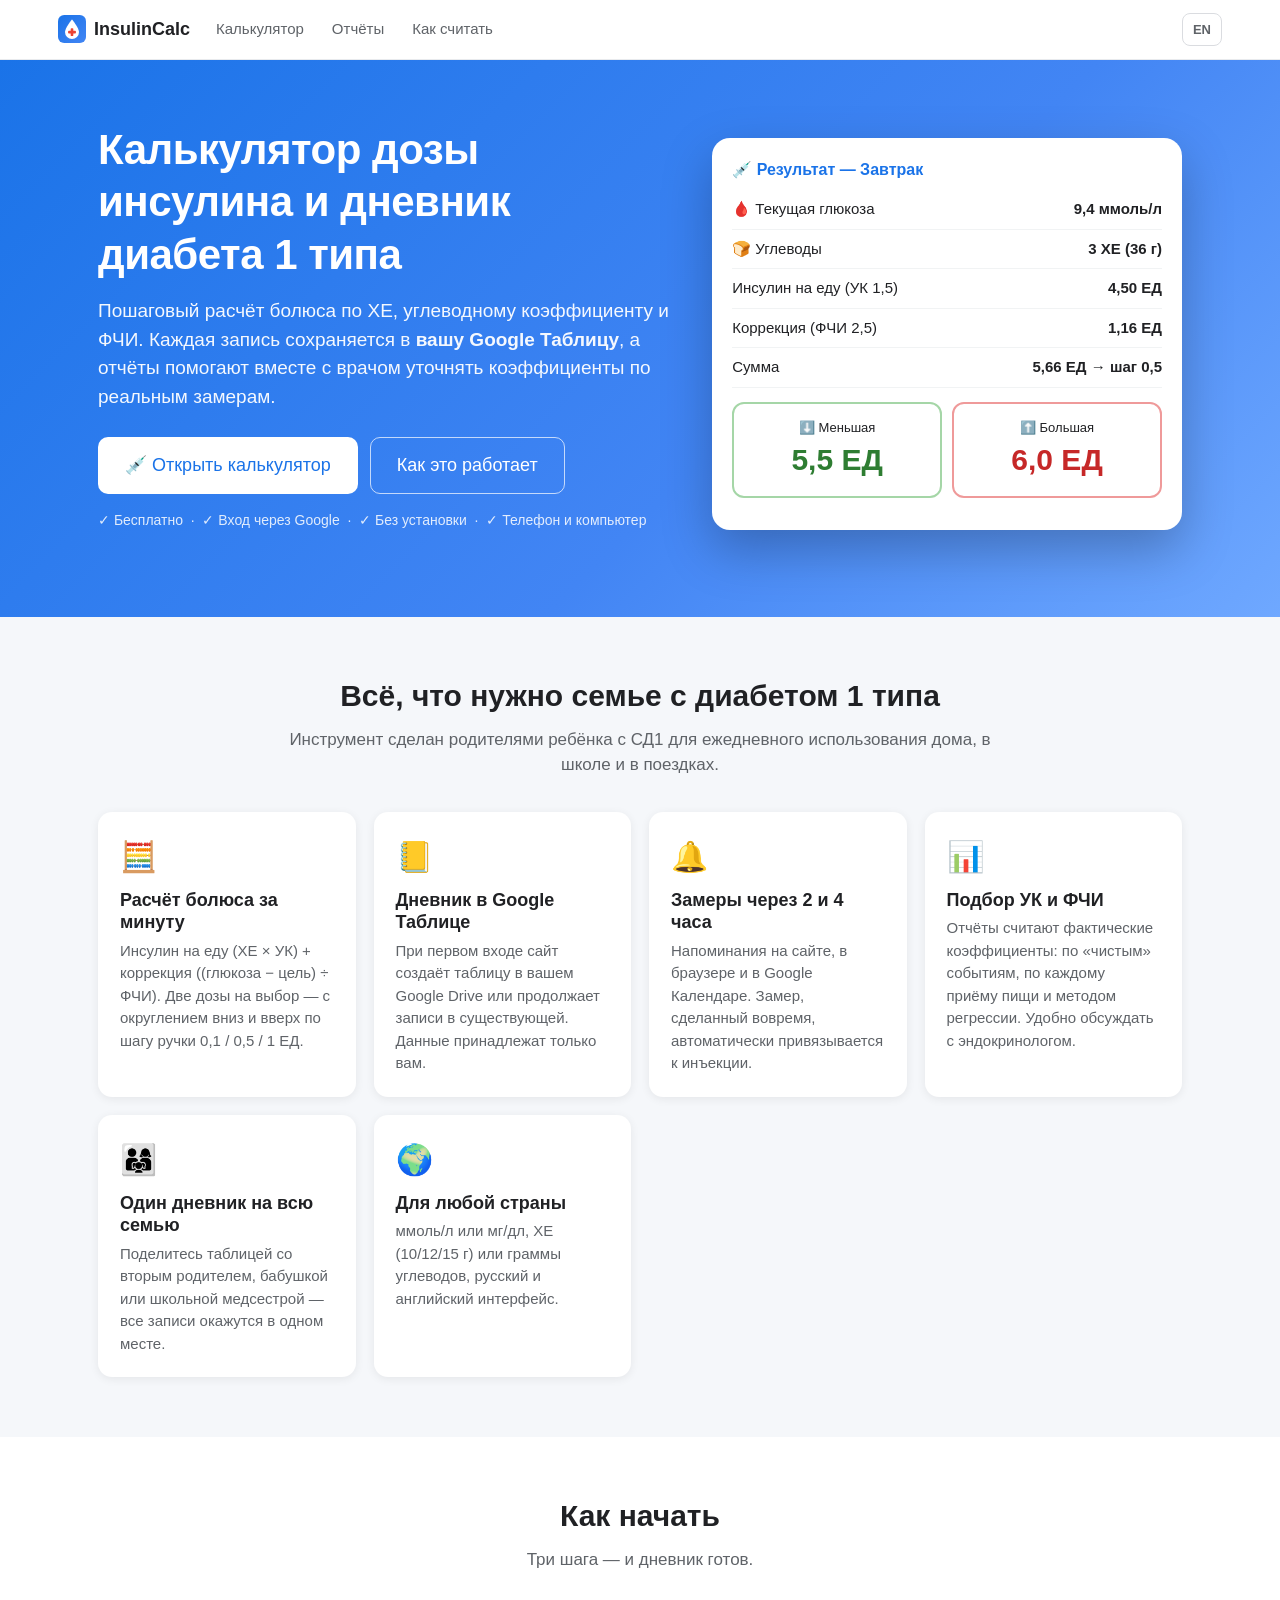
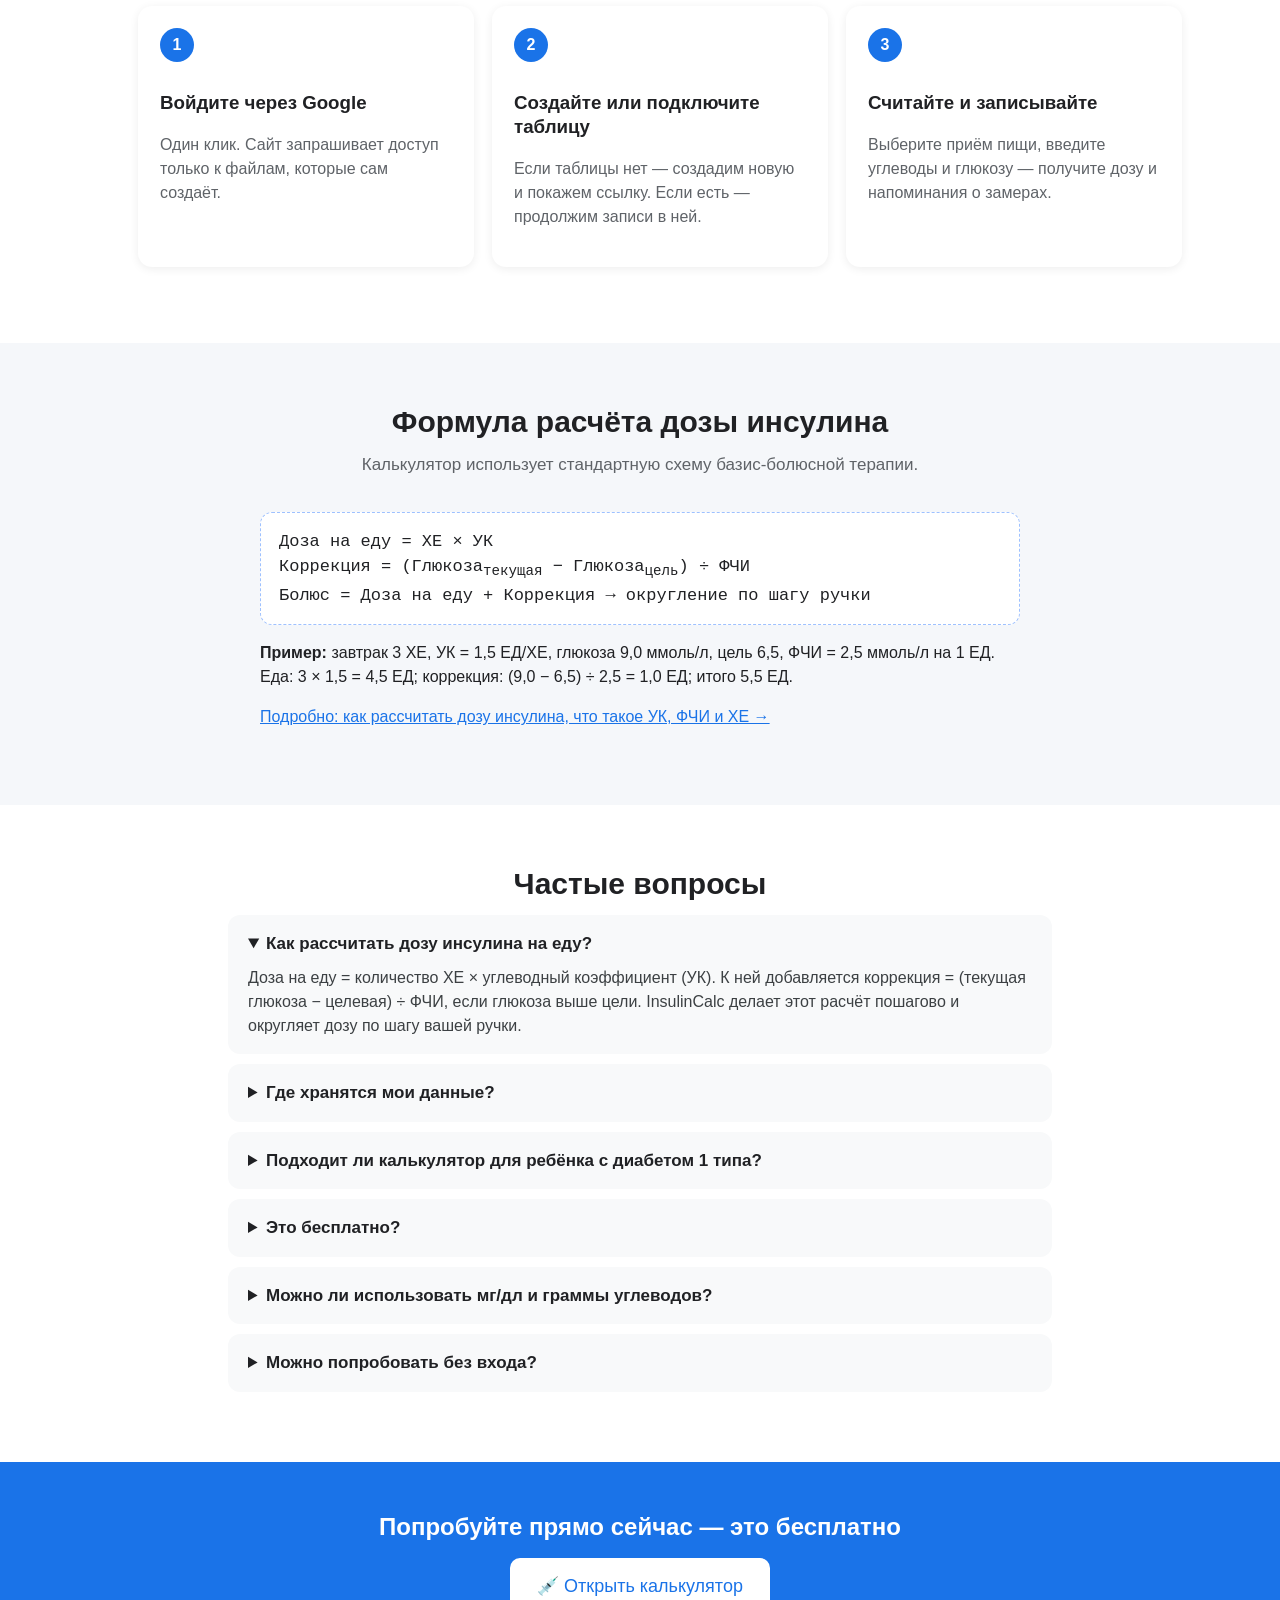
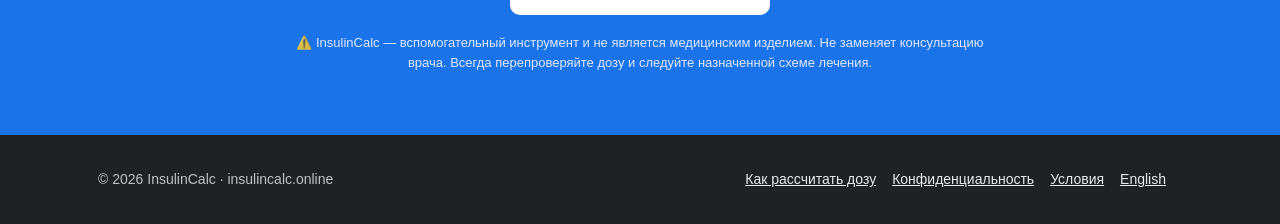
<file: index.html>
<!DOCTYPE html>
<html lang="ru">
<head>
<meta charset="utf-8">
<meta name="viewport" content="width=device-width,initial-scale=1,viewport-fit=cover">
<title>Калькулятор дозы инсулина онлайн и дневник диабета — InsulinCalc</title>
<meta name="description" content="Бесплатный калькулятор болюса инсулина по ХЕ, УК и ФЧИ для диабета 1 типа. Дневник в вашей Google Таблице, отчёты и подбор коэффициентов.">
<meta name="keywords" content="калькулятор инсулина, калькулятор дозы инсулина, расчет инсулина на ХЕ, хлебные единицы, углеводный коэффициент, ФЧИ, диабет 1 типа у ребенка, дневник самоконтроля">
<meta name="robots" content="index,follow,max-image-preview:large,max-snippet:-1,max-video-preview:-1">
<link rel="canonical" href="https://insulincalc.online/">
<link rel="alternate" hreflang="ru" href="https://insulincalc.online/">
<link rel="alternate" hreflang="en" href="https://insulincalc.online/en/">
<link rel="alternate" hreflang="x-default" href="https://insulincalc.online/en/">
<meta name="theme-color" content="#1a73e8">
<link rel="icon" href="/assets/img/favicon.svg" type="image/svg+xml">
<link rel="icon" href="/favicon.ico" sizes="32x32">
<link rel="apple-touch-icon" href="/assets/img/icon-192.png">
<link rel="manifest" href="/manifest.webmanifest">
<meta property="og:type" content="website">
<meta property="og:site_name" content="InsulinCalc">
<meta property="og:locale" content="ru_RU">
<meta property="og:locale:alternate" content="en_US">
<meta property="og:title" content="Калькулятор дозы инсулина онлайн и дневник диабета — InsulinCalc">
<meta property="og:description" content="Считайте болюс по ХЕ, УК и ФЧИ, ведите дневник в своей Google Таблице и уточняйте коэффициенты по реальным замерам. Бесплатно.">
<meta property="og:url" content="https://insulincalc.online/">
<meta property="og:image" content="https://insulincalc.online/assets/img/og-image.jpg">
<meta property="og:image:alt" content="Калькулятор дозы инсулина InsulinCalc">
<meta property="og:image:width" content="1200"><meta property="og:image:height" content="630">
<meta name="twitter:card" content="summary_large_image">
<meta name="twitter:title" content="Калькулятор дозы инсулина онлайн и дневник диабета — InsulinCalc">
<meta name="twitter:description" content="Считайте болюс по ХЕ, УК и ФЧИ, ведите дневник в своей Google Таблице и уточняйте коэффициенты по реальным замерам. Бесплатно.">
<meta name="twitter:image" content="https://insulincalc.online/assets/img/og-image.jpg">
<link rel="stylesheet" href="/assets/css/style.css?v=20261124a">
<script type="application/ld+json">
{"@context":"https://schema.org","@graph":[
{"@type":"Organization","@id":"https://insulincalc.online/#org","name":"InsulinCalc","url":"https://insulincalc.online/","logo":{"@type":"ImageObject","url":"https://insulincalc.online/assets/img/icon-512.png","width":512,"height":512}},
  {"@type":"WebSite","@id":"https://insulincalc.online/#website","url":"https://insulincalc.online/","name":"InsulinCalc","inLanguage":["ru","en"]},
 {"@type":"WebApplication","name":"InsulinCalc — калькулятор дозы инсулина","url":"https://insulincalc.online/app/","applicationCategory":"HealthApplication","operatingSystem":"Any (браузер)","inLanguage":"ru","isAccessibleForFree":true,
  "offers":{"@type":"Offer","price":"0","priceCurrency":"USD"},
  "description":"Пошаговый расчёт болюсного инсулина по хлебным единицам, углеводному коэффициенту и фактору чувствительности; дневник в Google Таблице; отчёты по УК и ФЧИ.",
  "featureList":["Расчёт дозы инсулина на еду и коррекцию","ХЕ или граммы, ммоль/л или мг/дл","Округление по шагу шприц-ручки","Напоминания о замерах через 2 и 4 часа","Подбор УК и ФЧИ по реальным замерам","Данные в вашей Google Таблице"]},
 {"@type":"FAQPage","mainEntity":[
  {"@type":"Question","name":"Как рассчитать дозу инсулина на еду?","acceptedAnswer":{"@type":"Answer","text":"Доза на еду = количество ХЕ × углеводный коэффициент (УК). К ней добавляется коррекция = (текущая глюкоза − целевая) ÷ ФЧИ, если глюкоза выше цели. InsulinCalc делает этот расчёт пошагово и округляет дозу по шагу вашей ручки."}},
  {"@type":"Question","name":"Где хранятся мои данные?","acceptedAnswer":{"@type":"Answer","text":"Только в вашей Google Таблице в вашем Google Drive. Сайт не хранит медицинские данные на своих серверах и получает доступ лишь к файлам, которые он создал или которые вы выбрали."}},
  {"@type":"Question","name":"Подходит ли калькулятор для ребёнка с диабетом 1 типа?","acceptedAnswer":{"@type":"Answer","text":"Да, сервис создан родителями ребёнка с диабетом 1 типа. Несколько взрослых могут вести один дневник: достаточно поделиться Google Таблицей. Все коэффициенты должны быть назначены врачом."}},
  {"@type":"Question","name":"Это бесплатно?","acceptedAnswer":{"@type":"Answer","text":"Да, InsulinCalc бесплатен и не требует установки — работает в браузере на телефоне и компьютере."}},
  {"@type":"Question","name":"Можно ли использовать мг/дл и граммы углеводов?","acceptedAnswer":{"@type":"Answer","text":"Да. В настройках можно выбрать ммоль/л или мг/дл, вводить углеводы в ХЕ или граммах и указать размер ХЕ (10, 12 или 15 г)."}}
 ]}
]}
</script>
<script src="/assets/js/analytics.js?v=20261124a" defer></script>
</head>
<body>
<header class="topbar"><div class="topbar-in">
  <a class="brand" href="/"><img src="/assets/img/favicon.svg" alt="InsulinCalc" width="28" height="28"><span>InsulinCalc</span></a>
  <nav class="nav"><a href="/app/">Калькулятор</a><a href="/report/">Отчёты</a><a href="/kak-rasschitat-dozu-insulina/" class="hide-sm">Как считать</a></nav>
  <div class="right"><a class="lang-btn" href="/en/" hreflang="en" style="text-decoration:none" onclick="try{localStorage.setItem('ic_lang','en')}catch(e){}">EN</a></div>
</div></header>

<main>
<section class="hero">
  <div class="container hero-grid">
    <div>
      <h1>Калькулятор дозы инсулина и дневник диабета 1 типа</h1>
      <p class="lead">Пошаговый расчёт болюса по ХЕ, углеводному коэффициенту и ФЧИ. Каждая запись сохраняется в <b>вашу Google Таблицу</b>, а отчёты помогают вместе с врачом уточнять коэффициенты по реальным замерам.</p>
      <div class="hero-cta">
        <a class="btn primary big" href="/app/" onclick="try{localStorage.setItem('ic_lang','ru')}catch(e){}">💉 Открыть калькулятор</a>
        <a class="btn ghost big" href="#how">Как это работает</a>
      </div>
      <p class="hero-note">✓ Бесплатно &nbsp;·&nbsp; ✓ Вход через Google &nbsp;·&nbsp; ✓ Без установки &nbsp;·&nbsp; ✓ Телефон и компьютер</p>
    </div>
    <div class="mock" aria-hidden="true">
      <div style="font-weight:700;color:#1a73e8;margin-bottom:8px">💉 Результат — Завтрак</div>
      <div class="mrow"><span>🩸 Текущая глюкоза</span><b>9,4 ммоль/л</b></div>
      <div class="mrow"><span>🍞 Углеводы</span><b>3 ХЕ (36 г)</b></div>
      <div class="mrow"><span>Инсулин на еду (УК 1,5)</span><b>4,50 ЕД</b></div>
      <div class="mrow"><span>Коррекция (ФЧИ 2,5)</span><b>1,16 ЕД</b></div><div class="mrow"><span>Сумма</span><b>5,66 ЕД → шаг 0,5</b></div>
      <div class="dose-cards"><div class="dose-card down"><div class="small">⬇️ Меньшая</div><div class="d">5,5 ЕД</div></div><div class="dose-card up"><div class="small">⬆️ Большая</div><div class="d">6,0 ЕД</div></div></div>
    </div>
  </div>
</section>

<section class="block">
  <div class="container">
    <h2>Всё, что нужно семье с диабетом 1 типа</h2>
    <p class="intro">Инструмент сделан родителями ребёнка с СД1 для ежедневного использования дома, в школе и в поездках.</p>
    <div class="features">
      <div class="feature"><div class="ic">🧮</div><h3>Расчёт болюса за минуту</h3><p>Инсулин на еду (ХЕ × УК) + коррекция ((глюкоза − цель) ÷ ФЧИ). Две дозы на выбор — с округлением вниз и вверх по шагу ручки 0,1 / 0,5 / 1 ЕД.</p></div>
      <div class="feature"><div class="ic">📒</div><h3>Дневник в Google Таблице</h3><p>При первом входе сайт создаёт таблицу в вашем Google Drive или продолжает записи в существующей. Данные принадлежат только вам.</p></div>
      <div class="feature"><div class="ic">🔔</div><h3>Замеры через 2 и 4 часа</h3><p>Напоминания на сайте, в браузере и в Google Календаре. Замер, сделанный вовремя, автоматически привязывается к инъекции.</p></div>
      <div class="feature"><div class="ic">📊</div><h3>Подбор УК и ФЧИ</h3><p>Отчёты считают фактические коэффициенты: по «чистым» событиям, по каждому приёму пищи и методом регрессии. Удобно обсуждать с эндокринологом.</p></div>
      <div class="feature"><div class="ic">👨‍👩‍👧</div><h3>Один дневник на всю семью</h3><p>Поделитесь таблицей со вторым родителем, бабушкой или школьной медсестрой — все записи окажутся в одном месте.</p></div>
      <div class="feature"><div class="ic">🌍</div><h3>Для любой страны</h3><p>ммоль/л или мг/дл, ХЕ (10/12/15 г) или граммы углеводов, русский и английский интерфейс.</p></div>
    </div>
  </div>
</section>

<section class="block alt" id="how">
  <div class="container">
    <h2>Как начать</h2>
    <p class="intro">Три шага — и дневник готов.</p>
    <ol class="steps">
      <li><h3>Войдите через Google</h3><p class="muted">Один клик. Сайт запрашивает доступ только к файлам, которые сам создаёт.</p></li>
      <li><h3>Создайте или подключите таблицу</h3><p class="muted">Если таблицы нет — создадим новую и покажем ссылку. Если есть — продолжим записи в ней.</p></li>
      <li><h3>Считайте и записывайте</h3><p class="muted">Выберите приём пищи, введите углеводы и глюкозу — получите дозу и напоминания о замерах.</p></li>
    </ol>
  </div>
</section>

<section class="block">
  <div class="container">
    <h2>Формула расчёта дозы инсулина</h2>
    <p class="intro">Калькулятор использует стандартную схему базис-болюсной терапии.</p>
    <div style="max-width:760px;margin:0 auto">
      <div class="formula">Доза на еду = ХЕ × УК<br>Коррекция = (Глюкоза<sub>текущая</sub> − Глюкоза<sub>цель</sub>) ÷ ФЧИ<br>Болюс = Доза на еду + Коррекция → округление по шагу ручки</div>
      <p><b>Пример:</b> завтрак 3 ХЕ, УК = 1,5 ЕД/ХЕ, глюкоза 9,0 ммоль/л, цель 6,5, ФЧИ = 2,5 ммоль/л на 1 ЕД. Еда: 3 × 1,5 = 4,5 ЕД; коррекция: (9,0 − 6,5) ÷ 2,5 = 1,0 ЕД; итого 5,5 ЕД.</p>
      <p><a href="/kak-rasschitat-dozu-insulina/">Подробно: как рассчитать дозу инсулина, что такое УК, ФЧИ и ХЕ →</a></p>
    </div>
  </div>
</section>

<section class="block alt">
  <div class="container" style="max-width:860px">
    <h2>Частые вопросы</h2>
    <div class="faq">
      <details open><summary>Как рассчитать дозу инсулина на еду?</summary><p>Доза на еду = количество ХЕ × углеводный коэффициент (УК). К ней добавляется коррекция = (текущая глюкоза − целевая) ÷ ФЧИ, если глюкоза выше цели. InsulinCalc делает этот расчёт пошагово и округляет дозу по шагу вашей ручки.</p></details>
      <details><summary>Где хранятся мои данные?</summary><p>Только в вашей Google Таблице в вашем Google Drive. Сайт не хранит медицинские данные на своих серверах и получает доступ лишь к файлам, которые он создал или которые вы выбрали. Подробнее — в <a href="/privacy/">политике конфиденциальности</a>.</p></details>
      <details><summary>Подходит ли калькулятор для ребёнка с диабетом 1 типа?</summary><p>Да, сервис создан родителями ребёнка с диабетом 1 типа. Несколько взрослых могут вести один дневник: достаточно поделиться Google Таблицей. Все коэффициенты должны быть назначены врачом.</p></details>
      <details><summary>Это бесплатно?</summary><p>Да, InsulinCalc бесплатен и не требует установки — работает в браузере на телефоне и компьютере. Сайт можно добавить на главный экран как приложение.</p></details>
      <details><summary>Можно ли использовать мг/дл и граммы углеводов?</summary><p>Да. В настройках можно выбрать ммоль/л или мг/дл, вводить углеводы в ХЕ или граммах и указать размер ХЕ (10, 12 или 15 г).</p></details>
      <details><summary>Можно попробовать без входа?</summary><p>Да, есть демо-режим: записи сохраняются только в браузере. Для постоянного дневника войдите через Google.</p></details>
    </div>
  </div>
</section>

<section class="cta-band">
  <h2>Попробуйте прямо сейчас — это бесплатно</h2>
  <a class="btn primary big" href="/app/">💉 Открыть калькулятор</a>
  <p class="small" style="opacity:.85;margin-top:18px;max-width:720px;margin-left:auto;margin-right:auto">⚠️ InsulinCalc — вспомогательный инструмент и не является медицинским изделием. Не заменяет консультацию врача. Всегда перепроверяйте дозу и следуйте назначенной схеме лечения.</p>
</section>
</main>

<footer class="site"><div class="container foot-grid">
  <div>© <span id="y">2026</span> InsulinCalc · insulincalc.online</div>
  <div class="foot-links"><a href="/kak-rasschitat-dozu-insulina/">Как рассчитать дозу</a><a href="/privacy/">Конфиденциальность</a><a href="/terms/">Условия</a><a href="/en/" hreflang="en">English</a></div>
</div></footer>
<script>document.getElementById('y').textContent=new Date().getFullYear()</script>
</body>
</html>
</file>
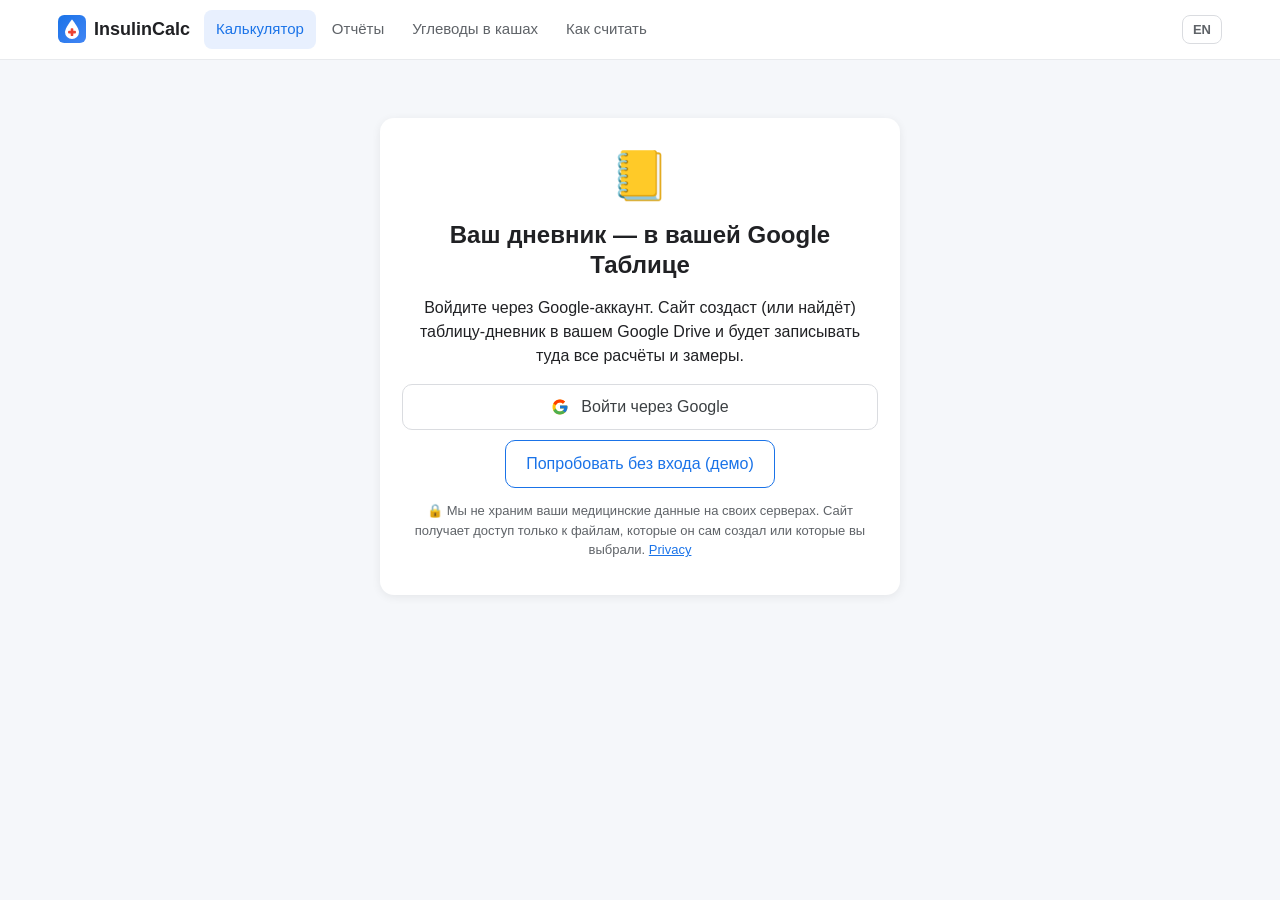
<file: app/index.html>
<!DOCTYPE html>
<html lang="ru">
<head>
<meta charset="utf-8">
<meta name="viewport" content="width=device-width,initial-scale=1,viewport-fit=cover">
<title>Insulin &amp; Carb Calculation</title>
<meta name="description" content="Пошаговый калькулятор болюса инсулина: углеводы (ХЕ/граммы), УК, ФЧИ, целевая глюкоза, шаг ручки. Записи сохраняются в вашу Google Таблицу.">
<meta name="robots" content="noindex,follow">
<link rel="canonical" href="https://insulincalc.online/app/">
<meta name="theme-color" content="#1a73e8">
<link rel="icon" href="/assets/img/favicon.svg" type="image/svg+xml">
<link rel="apple-touch-icon" href="/assets/img/icon-192.png">
<link rel="manifest" href="/manifest.webmanifest">
<link rel="stylesheet" href="/assets/css/style.css?v=20261124a">
</head>
<body>
<header class="topbar" id="topbar"></header>
<div class="demo-bar" id="demo-bar"></div>

<main class="narrow">
  <div id="gate" style="display:none"></div>
  <div id="app" style="display:none">
    <div class="card calc">
      <h1 class="calc-title" data-i18n="calc.h1"></h1>
      <div id="reminders"></div>
      <div id="view"></div>
    </div>
  </div>
</main>

<script src="/assets/js/config.js?v=20261124a"></script>
<script src="/assets/js/i18n.js?v=20261124a"></script>
<script src="/assets/js/core.js?v=20261124a"></script>
<script src="/assets/js/stats.js?v=20261124a"></script>
<script src="/assets/js/calc.js?v=20261124a"></script>
</body>
</html>
</file>
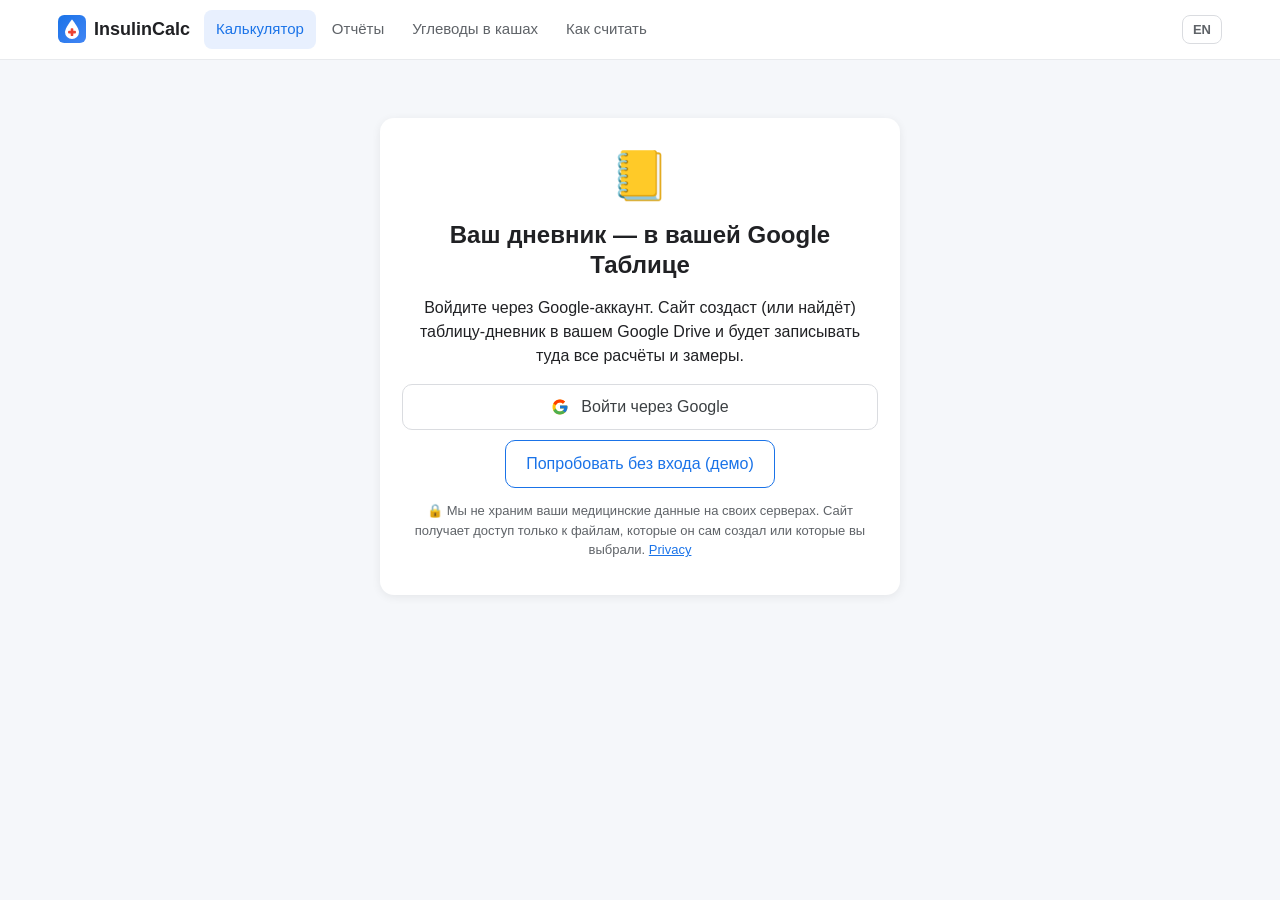
<file: calc/index.html>
<!DOCTYPE html>
<html lang="ru">
<head>
<meta charset="utf-8">
<meta name="viewport" content="width=device-width,initial-scale=1">
<title>Redirect</title>
<meta name="robots" content="noindex,follow">
<link rel="canonical" href="https://insulincalc.online/app/">
<meta http-equiv="refresh" content="0;url=/app/">
<script>location.replace('/app/' + location.search + location.hash);</script>
</head>
<body><p><a href="/app/">Перенаправление…</a></p></body>
</html>
</file>
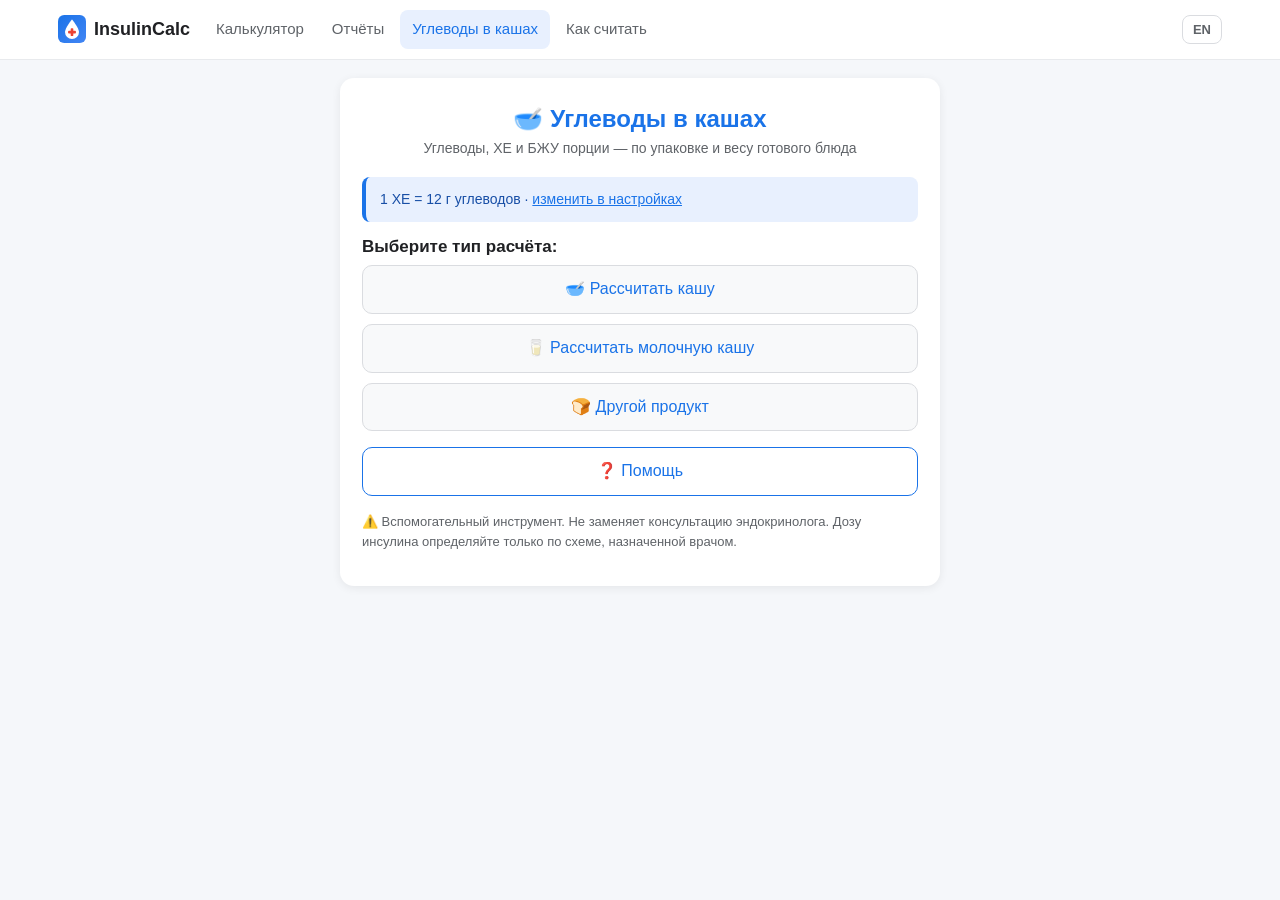
<file: cereal/index.html>
<!DOCTYPE html>
<html lang="ru">
<head>
<meta charset="utf-8">
<meta name="viewport" content="width=device-width,initial-scale=1,viewport-fit=cover">
<title>Cereal Carbs Calculation</title>
<meta name="robots" content="noindex,follow">
<link rel="canonical" href="https://insulincalc.online/cereal/">
<meta name="theme-color" content="#1a73e8">
<link rel="icon" href="/assets/img/favicon.svg" type="image/svg+xml">
<link rel="apple-touch-icon" href="/assets/img/icon-192.png">
<link rel="manifest" href="/manifest.webmanifest">
<link rel="stylesheet" href="/assets/css/style.css?v=20261124a">
</head>
<body>
<header class="topbar" id="topbar"></header>
<main class="narrow">
  <div id="app" style="display:none">
    <div class="card calc">
      <h1 class="calc-title" data-i18n="cr.h1"></h1>
      <p class="sub" data-i18n="cr.sub"></p>
      <div class="note" id="cr-xe"></div>
      <div id="view"></div>
      <p class="small muted" data-i18n="cr.disclaimer" style="margin-top:16px"></p>
    </div>
  </div>
</main>
<script src="/assets/js/config.js?v=20261124a"></script>
<script src="/assets/js/i18n.js?v=20261124a"></script>
<script src="/assets/js/core.js?v=20261124a"></script>
<script src="/assets/js/cereal.js?v=20261124a"></script>
</body>
</html>
</file>
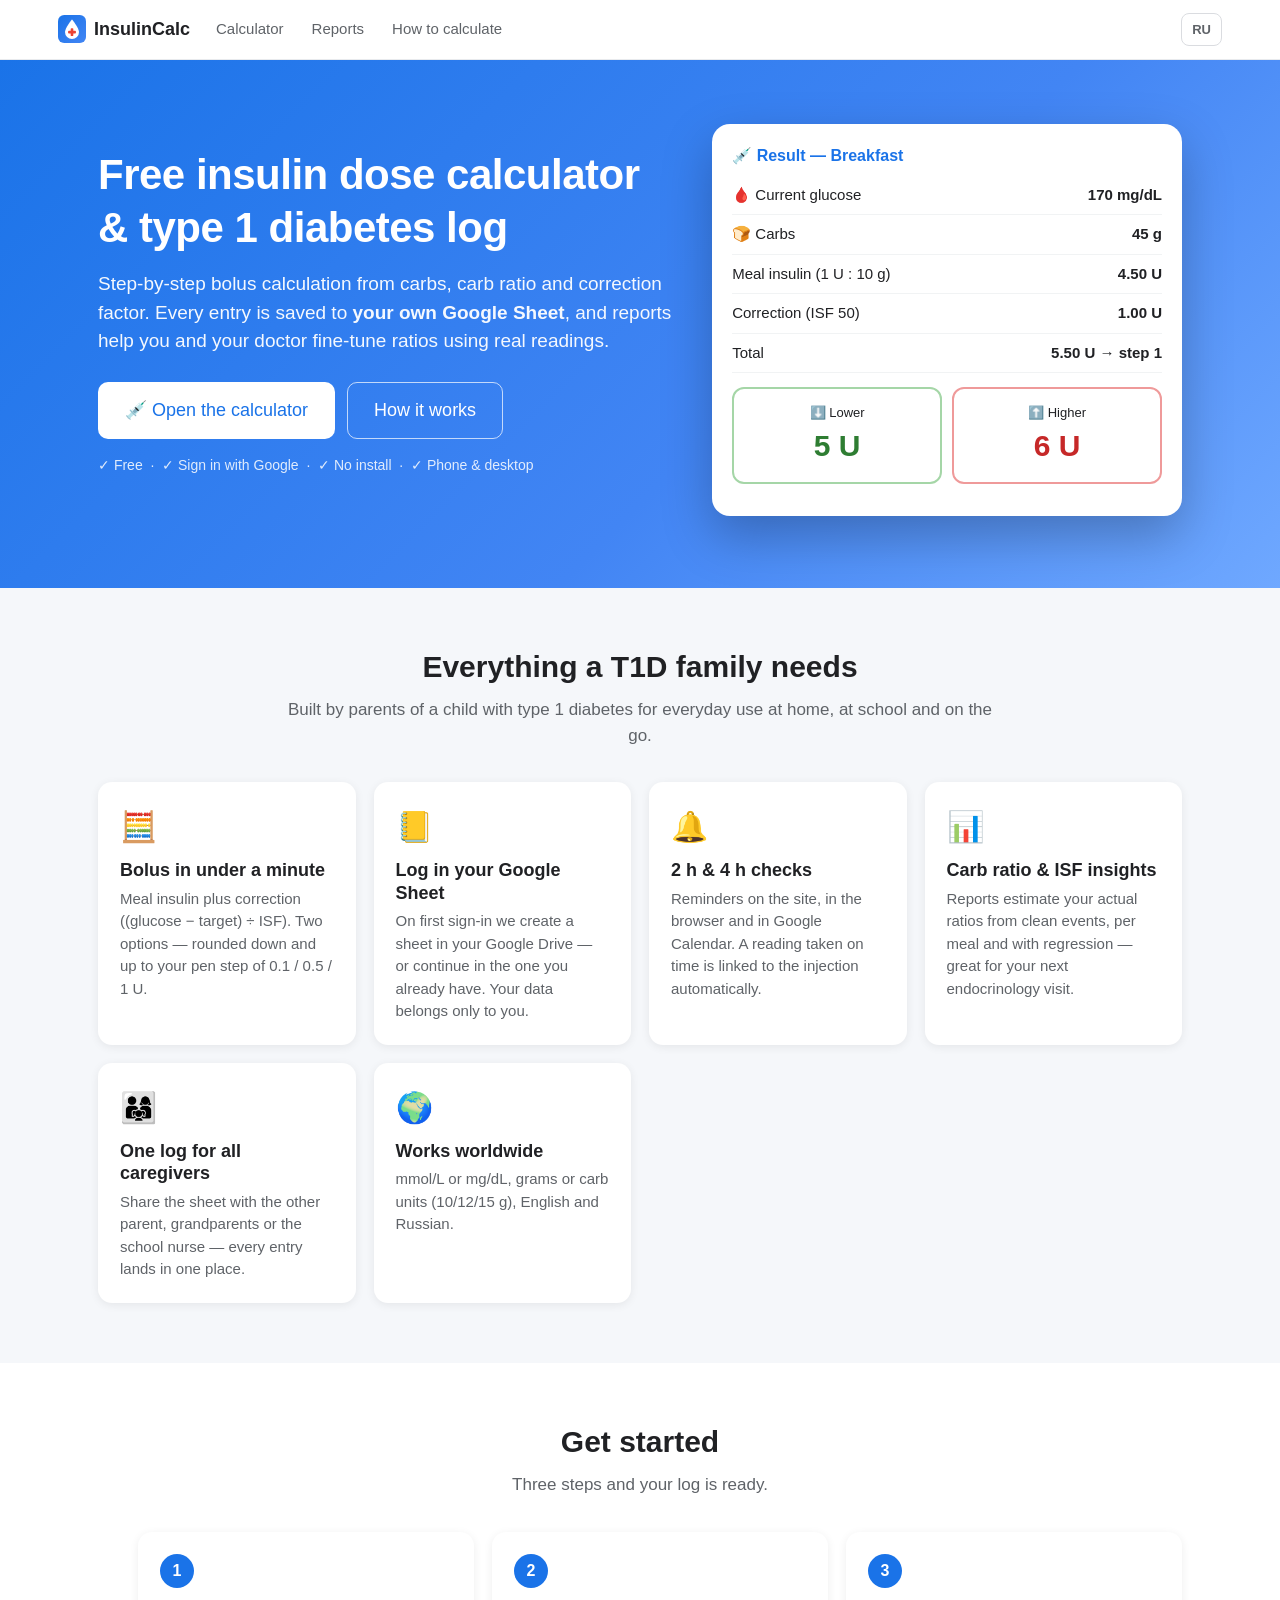
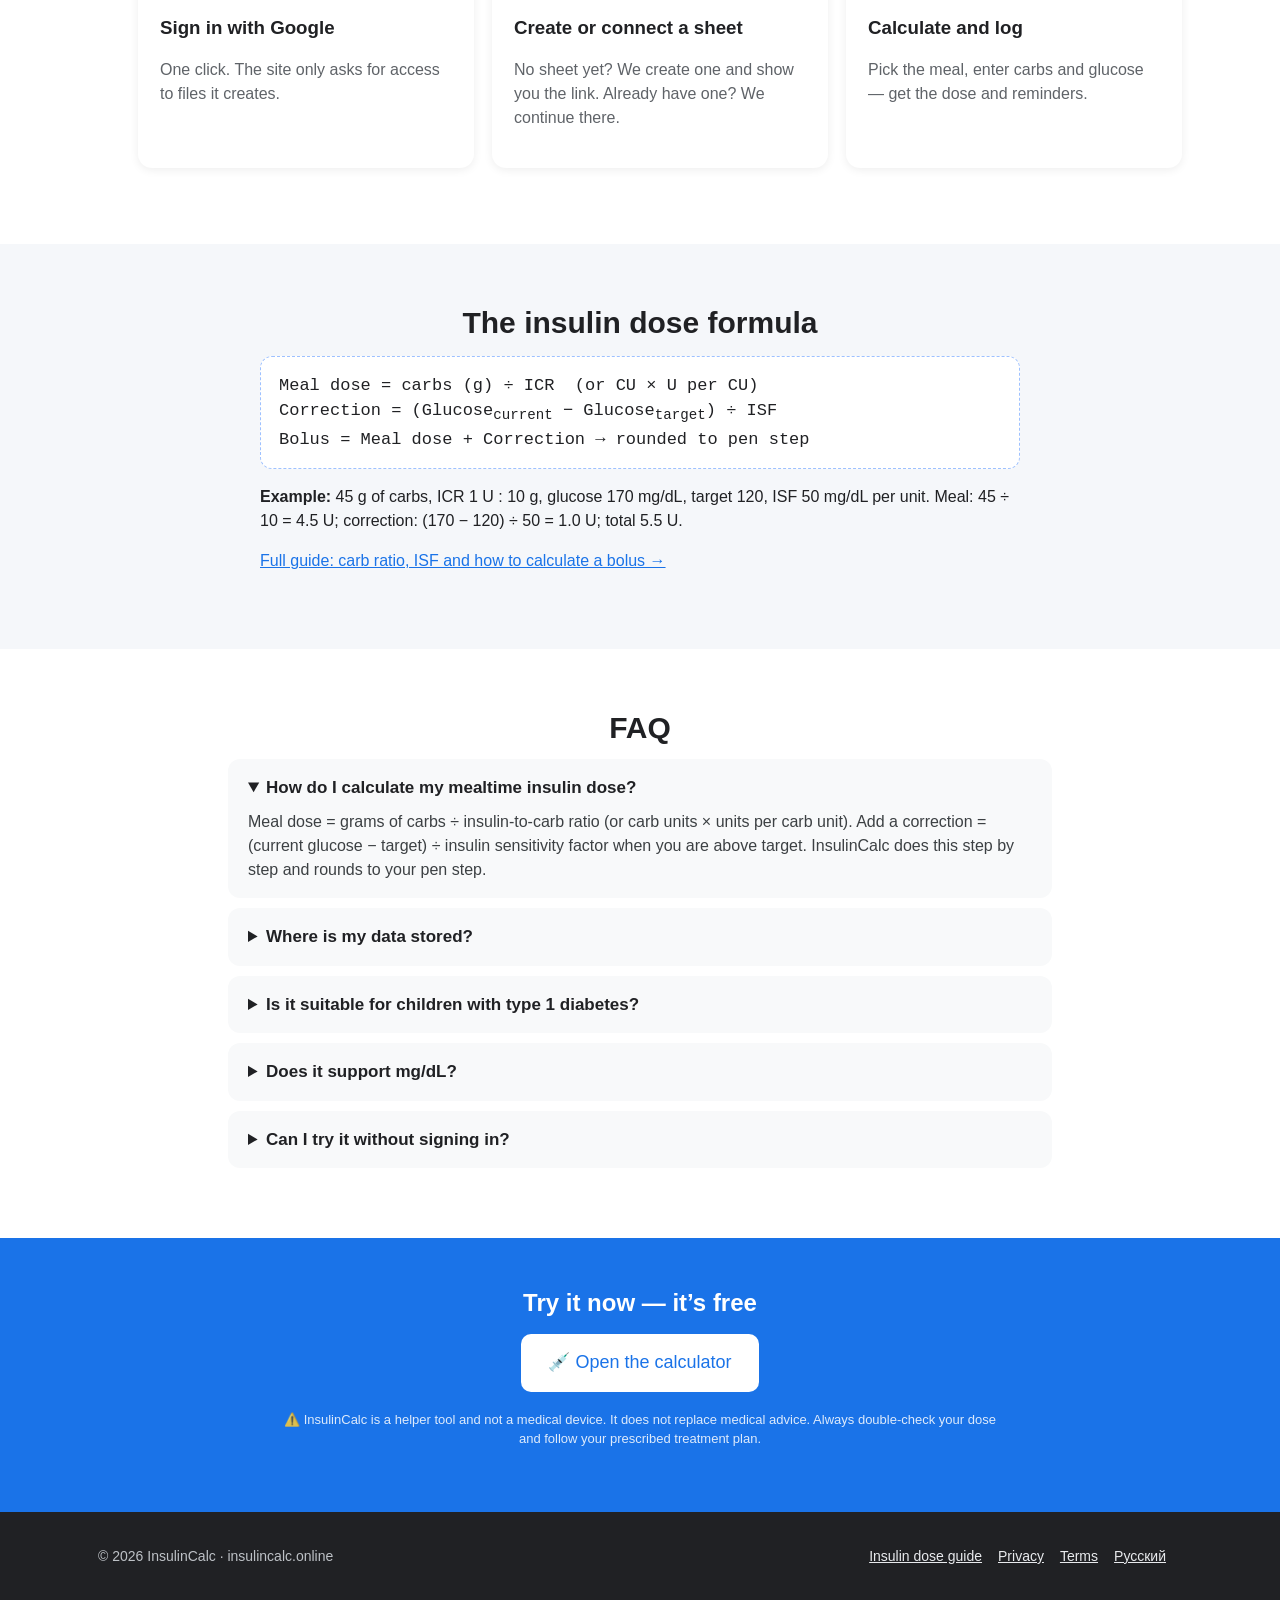
<file: en/index.html>
<!DOCTYPE html>
<html lang="en">
<head>
<meta charset="utf-8">
<meta name="viewport" content="width=device-width,initial-scale=1,viewport-fit=cover">
<title>Free Insulin Dose Calculator & Type 1 Diabetes Log — InsulinCalc</title>
<meta name="description" content="Free online bolus insulin calculator: carbs, carb ratio and correction factor (ISF). Log to your own Google Sheet, mmol/L &amp; mg/dL.">
<meta name="robots" content="index,follow,max-image-preview:large,max-snippet:-1,max-video-preview:-1">
<link rel="canonical" href="https://insulincalc.online/en/">
<link rel="alternate" hreflang="ru" href="https://insulincalc.online/">
<link rel="alternate" hreflang="en" href="https://insulincalc.online/en/">
<link rel="alternate" hreflang="x-default" href="https://insulincalc.online/en/">
<meta name="theme-color" content="#1a73e8">
<link rel="icon" href="/assets/img/favicon.svg" type="image/svg+xml">
<link rel="icon" href="/favicon.ico" sizes="32x32">
<link rel="apple-touch-icon" href="/assets/img/icon-192.png">
<link rel="manifest" href="/manifest.webmanifest">
<meta property="og:type" content="website">
<meta property="og:site_name" content="InsulinCalc">
<meta property="og:locale" content="en_US">
<meta property="og:locale:alternate" content="ru_RU">
<meta property="og:title" content="Free Insulin Dose Calculator & T1D Log — InsulinCalc">
<meta property="og:description" content="Calculate your bolus from carbs, carb ratio and ISF, keep your log in your own Google Sheet and review your real ratios. Free, no install.">
<meta property="og:url" content="https://insulincalc.online/en/">
<meta property="og:image" content="https://insulincalc.online/assets/img/og-image-en.jpg">
<meta property="og:image:alt" content="InsulinCalc insulin dose calculator">
<meta property="og:image:width" content="1200"><meta property="og:image:height" content="630">
<meta name="twitter:card" content="summary_large_image">
<meta name="twitter:title" content="Free Insulin Dose Calculator & T1D Log — InsulinCalc">
<meta name="twitter:description" content="Calculate your bolus from carbs, carb ratio and ISF, keep your log in your own Google Sheet and review your real ratios. Free, no install.">
<meta name="twitter:image" content="https://insulincalc.online/assets/img/og-image-en.jpg">
<link rel="stylesheet" href="/assets/css/style.css?v=20261124a">
<script type="application/ld+json">
{"@context":"https://schema.org","@graph":[
{"@type":"Organization","@id":"https://insulincalc.online/#org","name":"InsulinCalc","url":"https://insulincalc.online/","logo":{"@type":"ImageObject","url":"https://insulincalc.online/assets/img/icon-512.png","width":512,"height":512}},
 {"@type":"WebSite","@id":"https://insulincalc.online/#website","url":"https://insulincalc.online/","name":"InsulinCalc","inLanguage":["ru","en"],"publisher":{"@id":"https://insulincalc.online/#org"}},
  {"@type":"WebApplication","name":"InsulinCalc — insulin dose calculator","url":"https://insulincalc.online/app/","applicationCategory":"HealthApplication","operatingSystem":"Any (web browser)","inLanguage":"en","isAccessibleForFree":true,
  "offers":{"@type":"Offer","price":"0","priceCurrency":"USD"},
  "description":"Step-by-step bolus insulin calculator using carbs, insulin-to-carb ratio and insulin sensitivity factor, with a diabetes log stored in your own Google Sheet and ratio reports.",
  "featureList":["Meal and correction bolus calculation","Grams or carb units, mmol/L or mg/dL","Rounding to pen dose step","2 h and 4 h glucose check reminders","Carb ratio and ISF estimates from real readings","Data stays in your Google Sheet"]},
 {"@type":"FAQPage","mainEntity":[
  {"@type":"Question","name":"How do I calculate my mealtime insulin dose?","acceptedAnswer":{"@type":"Answer","text":"Meal dose = grams of carbs ÷ insulin-to-carb ratio (or carb units × units per carb unit). Add a correction = (current glucose − target) ÷ insulin sensitivity factor when you are above target. InsulinCalc does this step by step and rounds to your pen step."}},
  {"@type":"Question","name":"Where is my data stored?","acceptedAnswer":{"@type":"Answer","text":"Only in your own Google Sheet in your Google Drive. The site has no database of health data and can only access files it created or that you picked."}},
  {"@type":"Question","name":"Is it suitable for children with type 1 diabetes?","acceptedAnswer":{"@type":"Answer","text":"Yes. It was built by parents of a child with T1D. Several caregivers can share one log by sharing the Google Sheet. All ratios must be prescribed by your doctor."}},
  {"@type":"Question","name":"Does it support mg/dL?","acceptedAnswer":{"@type":"Answer","text":"Yes. Choose mmol/L or mg/dL and enter carbs in grams or carb units (10, 12 or 15 g)."}}
 ]}
]}
</script>
<script src="/assets/js/analytics.js?v=20261124a" defer></script>
</head>
<body>
<header class="topbar"><div class="topbar-in">
  <a class="brand" href="/en/"><img src="/assets/img/favicon.svg" alt="InsulinCalc" width="28" height="28"><span>InsulinCalc</span></a>
  <nav class="nav"><a href="/app/" onclick="try{localStorage.setItem('ic_lang','en')}catch(e){}">Calculator</a><a href="/report/" onclick="try{localStorage.setItem('ic_lang','en')}catch(e){}">Reports</a><a href="/en/insulin-dose-guide/" class="hide-sm">How to calculate</a></nav>
  <div class="right"><a class="lang-btn" href="/" hreflang="ru" style="text-decoration:none" onclick="try{localStorage.setItem('ic_lang','ru')}catch(e){}">RU</a></div>
</div></header>

<main>
<section class="hero">
  <div class="container hero-grid">
    <div>
      <h1>Free insulin dose calculator & type 1 diabetes log</h1>
      <p class="lead">Step-by-step bolus calculation from carbs, carb ratio and correction factor. Every entry is saved to <b>your own Google Sheet</b>, and reports help you and your doctor fine-tune ratios using real readings.</p>
      <div class="hero-cta">
        <a class="btn primary big" href="/app/" onclick="try{localStorage.setItem('ic_lang','en')}catch(e){}">💉 Open the calculator</a>
        <a class="btn ghost big" href="#how">How it works</a>
      </div>
      <p class="hero-note">✓ Free &nbsp;·&nbsp; ✓ Sign in with Google &nbsp;·&nbsp; ✓ No install &nbsp;·&nbsp; ✓ Phone & desktop</p>
    </div>
    <div class="mock" aria-hidden="true">
      <div style="font-weight:700;color:#1a73e8;margin-bottom:8px">💉 Result — Breakfast</div>
      <div class="mrow"><span>🩸 Current glucose</span><b>170 mg/dL</b></div>
      <div class="mrow"><span>🍞 Carbs</span><b>45 g</b></div>
      <div class="mrow"><span>Meal insulin (1 U : 10 g)</span><b>4.50 U</b></div>
      <div class="mrow"><span>Correction (ISF 50)</span><b>1.00 U</b></div>
      <div class="mrow"><span>Total</span><b>5.50 U → step 1</b></div>
      <div class="dose-cards"><div class="dose-card down"><div class="small">⬇️ Lower</div><div class="d">5 U</div></div><div class="dose-card up"><div class="small">⬆️ Higher</div><div class="d">6 U</div></div></div>
    </div>
  </div>
</section>

<section class="block">
  <div class="container">
    <h2>Everything a T1D family needs</h2>
    <p class="intro">Built by parents of a child with type 1 diabetes for everyday use at home, at school and on the go.</p>
    <div class="features">
      <div class="feature"><div class="ic">🧮</div><h3>Bolus in under a minute</h3><p>Meal insulin plus correction ((glucose − target) ÷ ISF). Two options — rounded down and up to your pen step of 0.1 / 0.5 / 1 U.</p></div>
      <div class="feature"><div class="ic">📒</div><h3>Log in your Google Sheet</h3><p>On first sign-in we create a sheet in your Google Drive — or continue in the one you already have. Your data belongs only to you.</p></div>
      <div class="feature"><div class="ic">🔔</div><h3>2 h & 4 h checks</h3><p>Reminders on the site, in the browser and in Google Calendar. A reading taken on time is linked to the injection automatically.</p></div>
      <div class="feature"><div class="ic">📊</div><h3>Carb ratio & ISF insights</h3><p>Reports estimate your actual ratios from clean events, per meal and with regression — great for your next endocrinology visit.</p></div>
      <div class="feature"><div class="ic">👨‍👩‍👧</div><h3>One log for all caregivers</h3><p>Share the sheet with the other parent, grandparents or the school nurse — every entry lands in one place.</p></div>
      <div class="feature"><div class="ic">🌍</div><h3>Works worldwide</h3><p>mmol/L or mg/dL, grams or carb units (10/12/15 g), English and Russian.</p></div>
    </div>
  </div>
</section>

<section class="block alt" id="how">
  <div class="container">
    <h2>Get started</h2>
    <p class="intro">Three steps and your log is ready.</p>
    <ol class="steps">
      <li><h3>Sign in with Google</h3><p class="muted">One click. The site only asks for access to files it creates.</p></li>
      <li><h3>Create or connect a sheet</h3><p class="muted">No sheet yet? We create one and show you the link. Already have one? We continue there.</p></li>
      <li><h3>Calculate and log</h3><p class="muted">Pick the meal, enter carbs and glucose — get the dose and reminders.</p></li>
    </ol>
  </div>
</section>

<section class="block">
  <div class="container">
    <h2>The insulin dose formula</h2>
    <div style="max-width:760px;margin:0 auto">
      <div class="formula">Meal dose = carbs (g) ÷ ICR &nbsp;(or CU × U per CU)<br>Correction = (Glucose<sub>current</sub> − Glucose<sub>target</sub>) ÷ ISF<br>Bolus = Meal dose + Correction → rounded to pen step</div>
      <p><b>Example:</b> 45 g of carbs, ICR 1 U : 10 g, glucose 170 mg/dL, target 120, ISF 50 mg/dL per unit. Meal: 45 ÷ 10 = 4.5 U; correction: (170 − 120) ÷ 50 = 1.0 U; total 5.5 U.</p>
      <p><a href="/en/insulin-dose-guide/">Full guide: carb ratio, ISF and how to calculate a bolus →</a></p>
    </div>
  </div>
</section>

<section class="block alt">
  <div class="container" style="max-width:860px">
    <h2>FAQ</h2>
    <div class="faq">
      <details open><summary>How do I calculate my mealtime insulin dose?</summary><p>Meal dose = grams of carbs ÷ insulin-to-carb ratio (or carb units × units per carb unit). Add a correction = (current glucose − target) ÷ insulin sensitivity factor when you are above target. InsulinCalc does this step by step and rounds to your pen step.</p></details>
      <details><summary>Where is my data stored?</summary><p>Only in your own Google Sheet in your Google Drive. The site has no database of health data and can only access files it created or that you picked. See our <a href="/privacy/">privacy policy</a>.</p></details>
      <details><summary>Is it suitable for children with type 1 diabetes?</summary><p>Yes. It was built by parents of a child with T1D. Several caregivers can share one log by sharing the Google Sheet. All ratios must be prescribed by your doctor.</p></details>
      <details><summary>Does it support mg/dL?</summary><p>Yes. Choose mmol/L or mg/dL and enter carbs in grams or carb units (10, 12 or 15 g) in Settings.</p></details>
      <details><summary>Can I try it without signing in?</summary><p>Yes — demo mode stores entries in your browser only. Sign in with Google for a permanent log.</p></details>
    </div>
  </div>
</section>

<section class="cta-band">
  <h2>Try it now — it’s free</h2>
  <a class="btn primary big" href="/app/" onclick="try{localStorage.setItem('ic_lang','en')}catch(e){}">💉 Open the calculator</a>
  <p class="small" style="opacity:.85;margin-top:18px;max-width:720px;margin-left:auto;margin-right:auto">⚠️ InsulinCalc is a helper tool and not a medical device. It does not replace medical advice. Always double-check your dose and follow your prescribed treatment plan.</p>
</section>
</main>

<footer class="site"><div class="container foot-grid">
  <div>© <span id="y">2026</span> InsulinCalc · insulincalc.online</div>
  <div class="foot-links"><a href="/en/insulin-dose-guide/">Insulin dose guide</a><a href="/privacy/">Privacy</a><a href="/terms/">Terms</a><a href="/" hreflang="ru">Русский</a></div>
</div></footer>
<script>document.getElementById('y').textContent=new Date().getFullYear()</script>
</body>
</html>
</file>
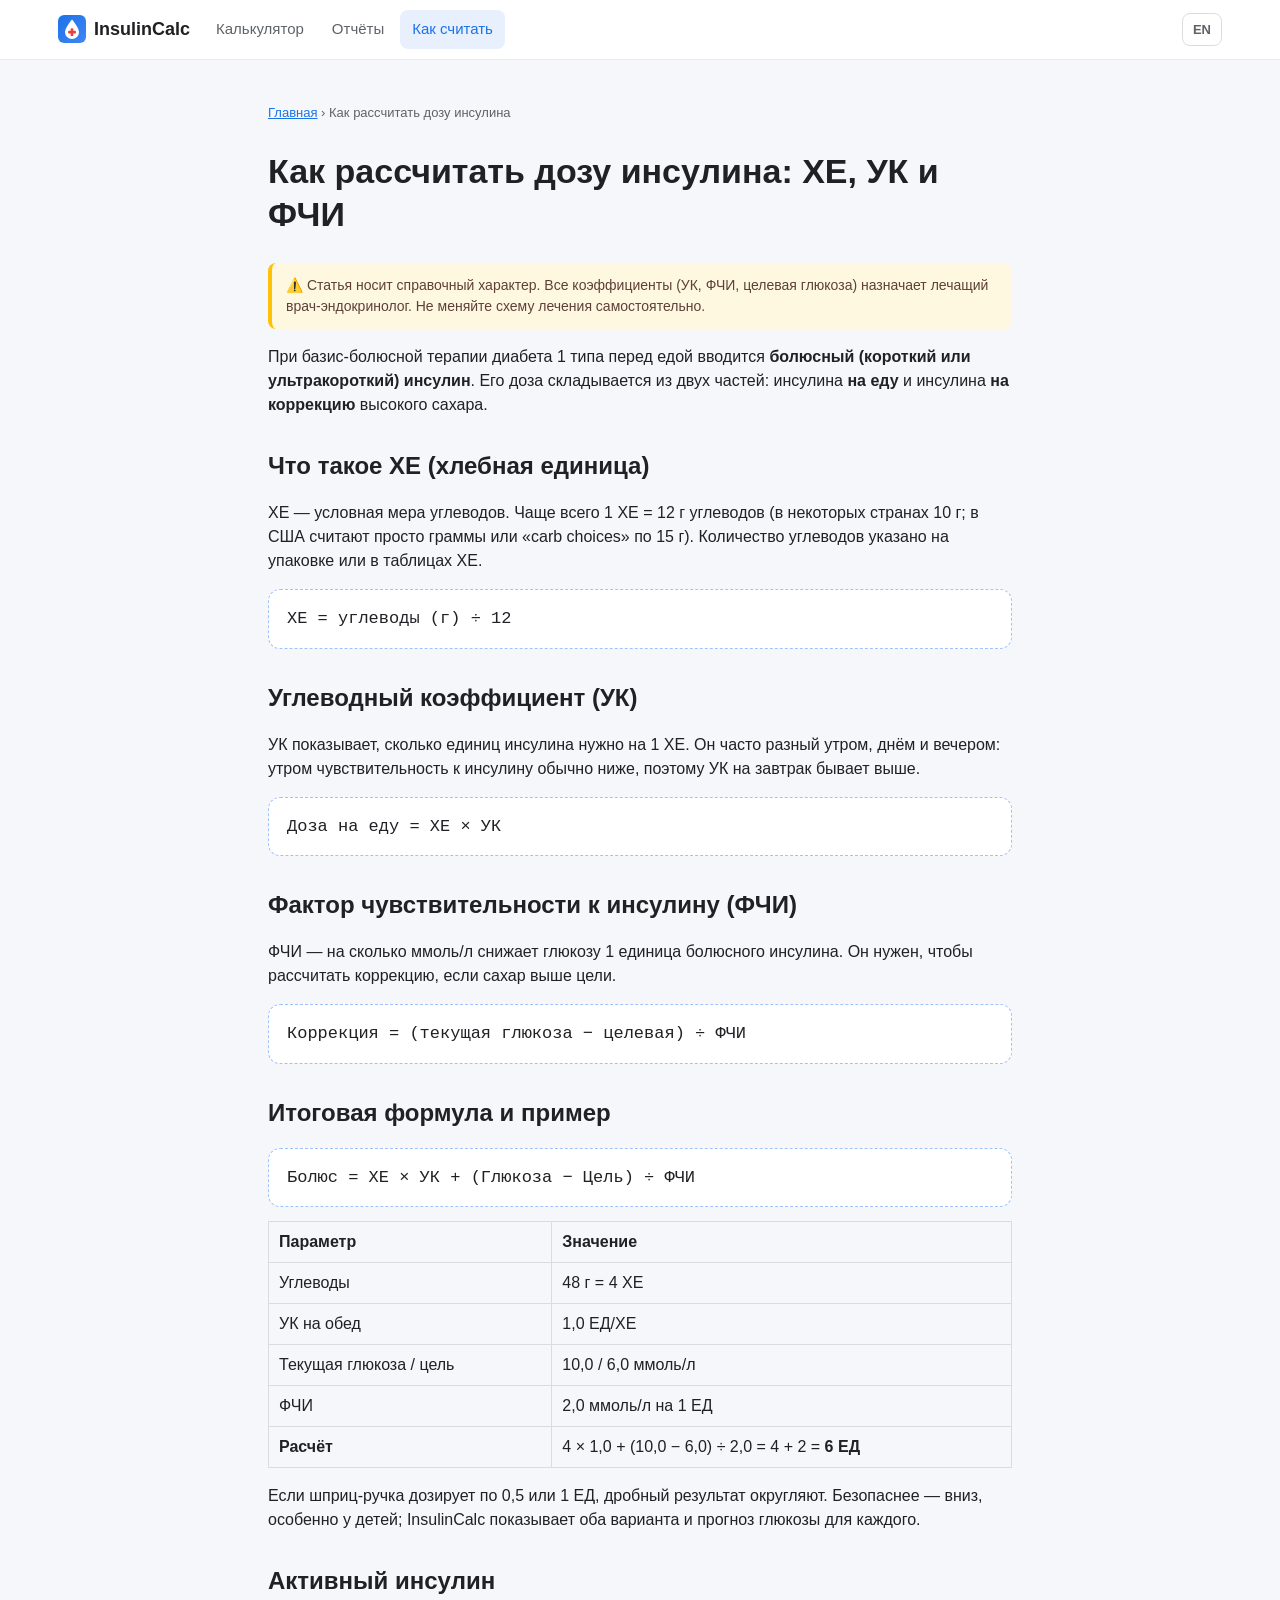
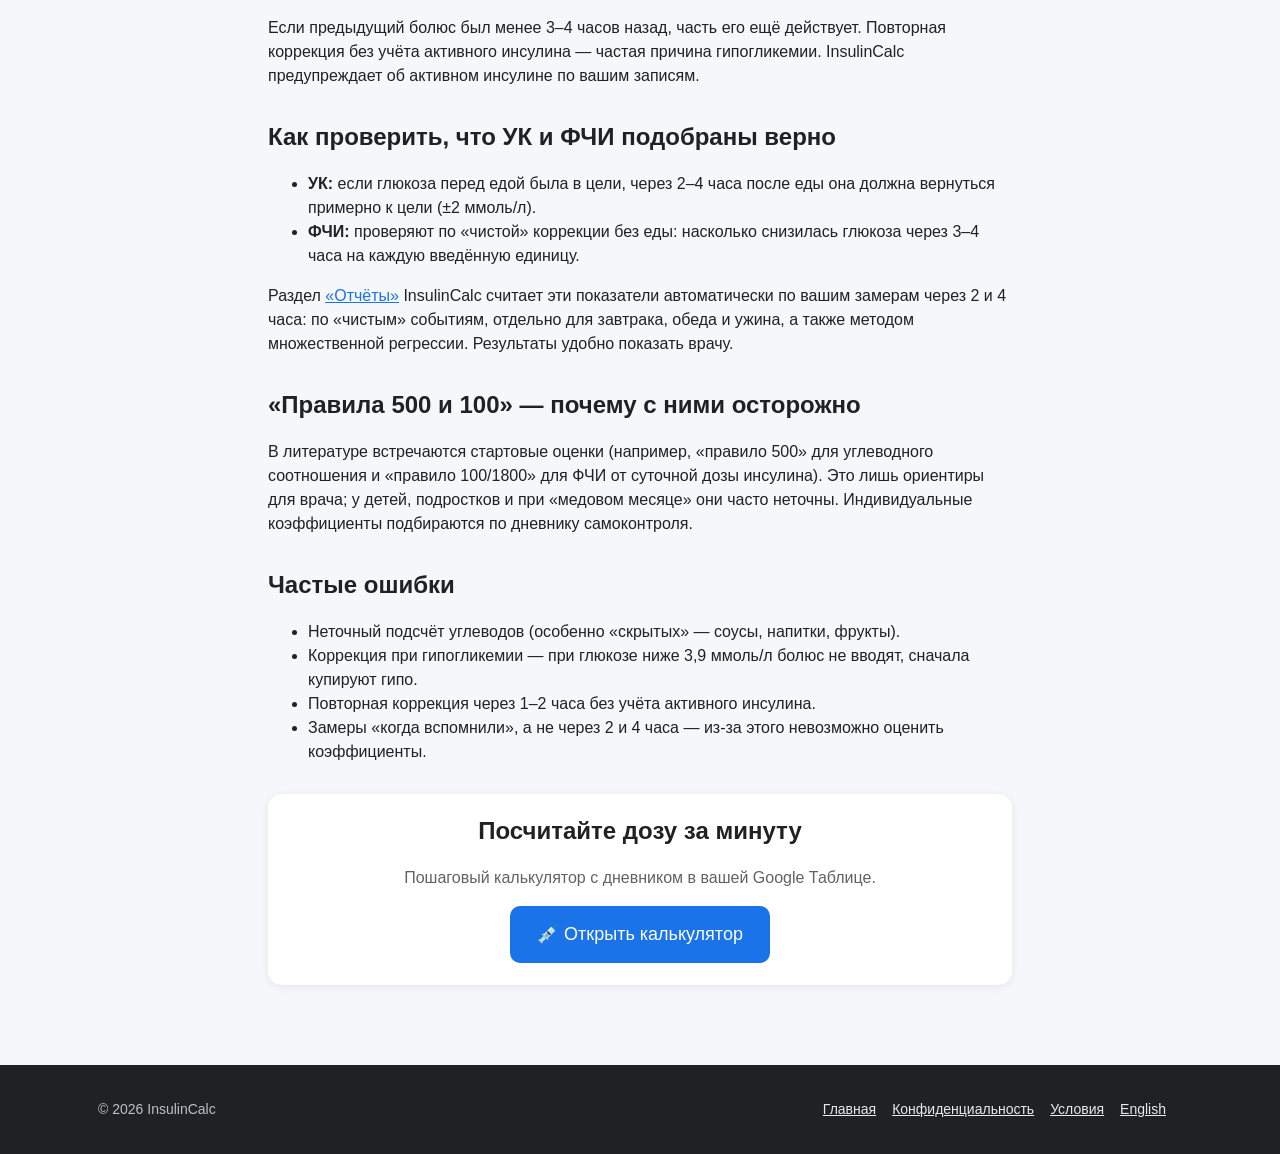
<file: kak-rasschitat-dozu-insulina/index.html>
<!DOCTYPE html>
<html lang="ru">
<head>
<meta charset="utf-8">
<meta name="viewport" content="width=device-width,initial-scale=1">
<title>Как рассчитать дозу инсулина: ХЕ, УК, ФЧИ — формулы и примеры</title>
<meta name="description" content="Как посчитать болюс инсулина на еду и коррекцию: что такое хлебная единица, УК и ФЧИ, формулы, примеры расчёта и частые ошибки при диабете 1 типа.">
<meta name="robots" content="index,follow,max-image-preview:large,max-snippet:-1,max-video-preview:-1">
<link rel="canonical" href="https://insulincalc.online/kak-rasschitat-dozu-insulina/">
<link rel="alternate" hreflang="ru" href="https://insulincalc.online/kak-rasschitat-dozu-insulina/">
<link rel="alternate" hreflang="en" href="https://insulincalc.online/en/insulin-dose-guide/">
<meta name="theme-color" content="#1a73e8">
<link rel="icon" href="/assets/img/favicon.svg" type="image/svg+xml">
<meta property="og:type" content="article">
<meta property="og:title" content="Как рассчитать дозу инсулина: ХЕ, УК, ФЧИ — формулы и примеры">
<meta property="og:description" content="Формулы и примеры расчёта болюса на еду и коррекцию при диабете 1 типа.">
<meta property="og:url" content="https://insulincalc.online/kak-rasschitat-dozu-insulina/">
<meta property="og:image" content="https://insulincalc.online/assets/img/og-image.jpg">
<meta name="twitter:card" content="summary_large_image">
<meta name="twitter:title" content="Как рассчитать дозу инсулина: ХЕ, УК, ФЧИ — формулы и примеры">
<meta name="twitter:description" content="Формулы и примеры расчёта болюса на еду и коррекцию при диабете 1 типа.">
<meta name="twitter:image" content="https://insulincalc.online/assets/img/og-image.jpg">
<link rel="stylesheet" href="/assets/css/style.css?v=20261124a">
<script type="application/ld+json">
{"@context":"https://schema.org","@graph":[
{"@type":"Article","headline":"Как рассчитать дозу инсулина: ХЕ, УК и ФЧИ","inLanguage":"ru","datePublished":"2026-11-14","dateModified":"2026-11-20","author":{"@type":"Organization","name":"InsulinCalc"},"publisher":{"@type":"Organization","name":"InsulinCalc","logo":{"@type":"ImageObject","url":"https://insulincalc.online/assets/img/icon-512.png"}},"mainEntityOfPage":"https://insulincalc.online/kak-rasschitat-dozu-insulina/","image":"https://insulincalc.online/assets/img/og-image.jpg"},
{"@type":"HowTo","name":"Расчёт болюса инсулина на еду","inLanguage":"ru","step":[
 {"@type":"HowToStep","name":"Посчитайте углеводы","text":"Определите количество углеводов в граммах и переведите в ХЕ (обычно 1 ХЕ = 12 г)."},
 {"@type":"HowToStep","name":"Доза на еду","text":"Умножьте ХЕ на углеводный коэффициент (УК) для этого приёма пищи."},
 {"@type":"HowToStep","name":"Коррекция","text":"Если глюкоза выше цели: (текущая − цель) ÷ ФЧИ."},
 {"@type":"HowToStep","name":"Округление","text":"Сложите и округлите по шагу шприц-ручки или помпы, учитывая активный инсулин."}]},
{"@type":"BreadcrumbList","itemListElement":[{"@type":"ListItem","position":1,"name":"InsulinCalc","item":"https://insulincalc.online/"},{"@type":"ListItem","position":2,"name":"Как рассчитать дозу инсулина","item":"https://insulincalc.online/kak-rasschitat-dozu-insulina/"}]}
]}
</script>
<script src="/assets/js/analytics.js?v=20261124a" defer></script>
</head>
<body>
<header class="topbar"><div class="topbar-in">
  <a class="brand" href="/"><img src="/assets/img/favicon.svg" alt="InsulinCalc" width="28" height="28"><span>InsulinCalc</span></a>
  <nav class="nav"><a href="/app/">Калькулятор</a><a href="/report/">Отчёты</a><a href="/kak-rasschitat-dozu-insulina/" class="active hide-sm">Как считать</a></nav>
  <div class="right"><a class="lang-btn" href="/en/insulin-dose-guide/" hreflang="en" style="text-decoration:none">EN</a></div>
</div></header>

<article class="article">
  <p class="small muted"><a href="/">Главная</a> › Как рассчитать дозу инсулина</p>
  <h1>Как рассчитать дозу инсулина: ХЕ, УК и ФЧИ</h1>
  <div class="note warn">⚠️ Статья носит справочный характер. Все коэффициенты (УК, ФЧИ, целевая глюкоза) назначает лечащий врач-эндокринолог. Не меняйте схему лечения самостоятельно.</div>

  <p>При базис-болюсной терапии диабета 1 типа перед едой вводится <b>болюсный (короткий или ультракороткий) инсулин</b>. Его доза складывается из двух частей: инсулина <b>на еду</b> и инсулина <b>на коррекцию</b> высокого сахара.</p>

  <h2>Что такое ХЕ (хлебная единица)</h2>
  <p>ХЕ — условная мера углеводов. Чаще всего 1 ХЕ = 12 г углеводов (в некоторых странах 10 г; в США считают просто граммы или «carb choices» по 15 г). Количество углеводов указано на упаковке или в таблицах ХЕ.</p>
  <div class="formula">ХЕ = углеводы (г) ÷ 12</div>

  <h2>Углеводный коэффициент (УК)</h2>
  <p>УК показывает, сколько единиц инсулина нужно на 1 ХЕ. Он часто разный утром, днём и вечером: утром чувствительность к инсулину обычно ниже, поэтому УК на завтрак бывает выше.</p>
  <div class="formula">Доза на еду = ХЕ × УК</div>

  <h2>Фактор чувствительности к инсулину (ФЧИ)</h2>
  <p>ФЧИ — на сколько ммоль/л снижает глюкозу 1 единица болюсного инсулина. Он нужен, чтобы рассчитать коррекцию, если сахар выше цели.</p>
  <div class="formula">Коррекция = (текущая глюкоза − целевая) ÷ ФЧИ</div>

  <h2>Итоговая формула и пример</h2>
  <div class="formula">Болюс = ХЕ × УК + (Глюкоза − Цель) ÷ ФЧИ</div>
  <table>
    <tr><th>Параметр</th><th>Значение</th></tr>
    <tr><td>Углеводы</td><td>48 г = 4 ХЕ</td></tr>
    <tr><td>УК на обед</td><td>1,0 ЕД/ХЕ</td></tr>
    <tr><td>Текущая глюкоза / цель</td><td>10,0 / 6,0 ммоль/л</td></tr>
    <tr><td>ФЧИ</td><td>2,0 ммоль/л на 1 ЕД</td></tr>
    <tr><td><b>Расчёт</b></td><td>4 × 1,0 + (10,0 − 6,0) ÷ 2,0 = 4 + 2 = <b>6 ЕД</b></td></tr>
  </table>
  <p>Если шприц-ручка дозирует по 0,5 или 1 ЕД, дробный результат округляют. Безопаснее — вниз, особенно у детей; InsulinCalc показывает оба варианта и прогноз глюкозы для каждого.</p>

  <h2>Активный инсулин</h2>
  <p>Если предыдущий болюс был менее 3–4 часов назад, часть его ещё действует. Повторная коррекция без учёта активного инсулина — частая причина гипогликемии. InsulinCalc предупреждает об активном инсулине по вашим записям.</p>

  <h2>Как проверить, что УК и ФЧИ подобраны верно</h2>
  <ul>
    <li><b>УК:</b> если глюкоза перед едой была в цели, через 2–4 часа после еды она должна вернуться примерно к цели (±2 ммоль/л).</li>
    <li><b>ФЧИ:</b> проверяют по «чистой» коррекции без еды: насколько снизилась глюкоза через 3–4 часа на каждую введённую единицу.</li>
  </ul>
  <p>Раздел <a href="/report/">«Отчёты»</a> InsulinCalc считает эти показатели автоматически по вашим замерам через 2 и 4 часа: по «чистым» событиям, отдельно для завтрака, обеда и ужина, а также методом множественной регрессии. Результаты удобно показать врачу.</p>

  <h2>«Правила 500 и 100» — почему с ними осторожно</h2>
  <p>В литературе встречаются стартовые оценки (например, «правило 500» для углеводного соотношения и «правило 100/1800» для ФЧИ от суточной дозы инсулина). Это лишь ориентиры для врача; у детей, подростков и при «медовом месяце» они часто неточны. Индивидуальные коэффициенты подбираются по дневнику самоконтроля.</p>

  <h2>Частые ошибки</h2>
  <ul>
    <li>Неточный подсчёт углеводов (особенно «скрытых» — соусы, напитки, фрукты).</li>
    <li>Коррекция при гипогликемии — при глюкозе ниже 3,9 ммоль/л болюс не вводят, сначала купируют гипо.</li>
    <li>Повторная коррекция через 1–2 часа без учёта активного инсулина.</li>
    <li>Замеры «когда вспомнили», а не через 2 и 4 часа — из-за этого невозможно оценить коэффициенты.</li>
  </ul>

  <div class="card" style="text-align:center;margin-top:30px">
    <h2 style="margin-top:0">Посчитайте дозу за минуту</h2>
    <p class="muted">Пошаговый калькулятор с дневником в вашей Google Таблице.</p>
    <a class="btn primary big" href="/app/">💉 Открыть калькулятор</a>
  </div>
</article>

<footer class="site"><div class="container foot-grid">
  <div>© 2026 InsulinCalc</div>
  <div class="foot-links"><a href="/">Главная</a><a href="/privacy/">Конфиденциальность</a><a href="/terms/">Условия</a><a href="/en/insulin-dose-guide/" hreflang="en">English</a></div>
</div></footer>
</body>
</html>
</file>
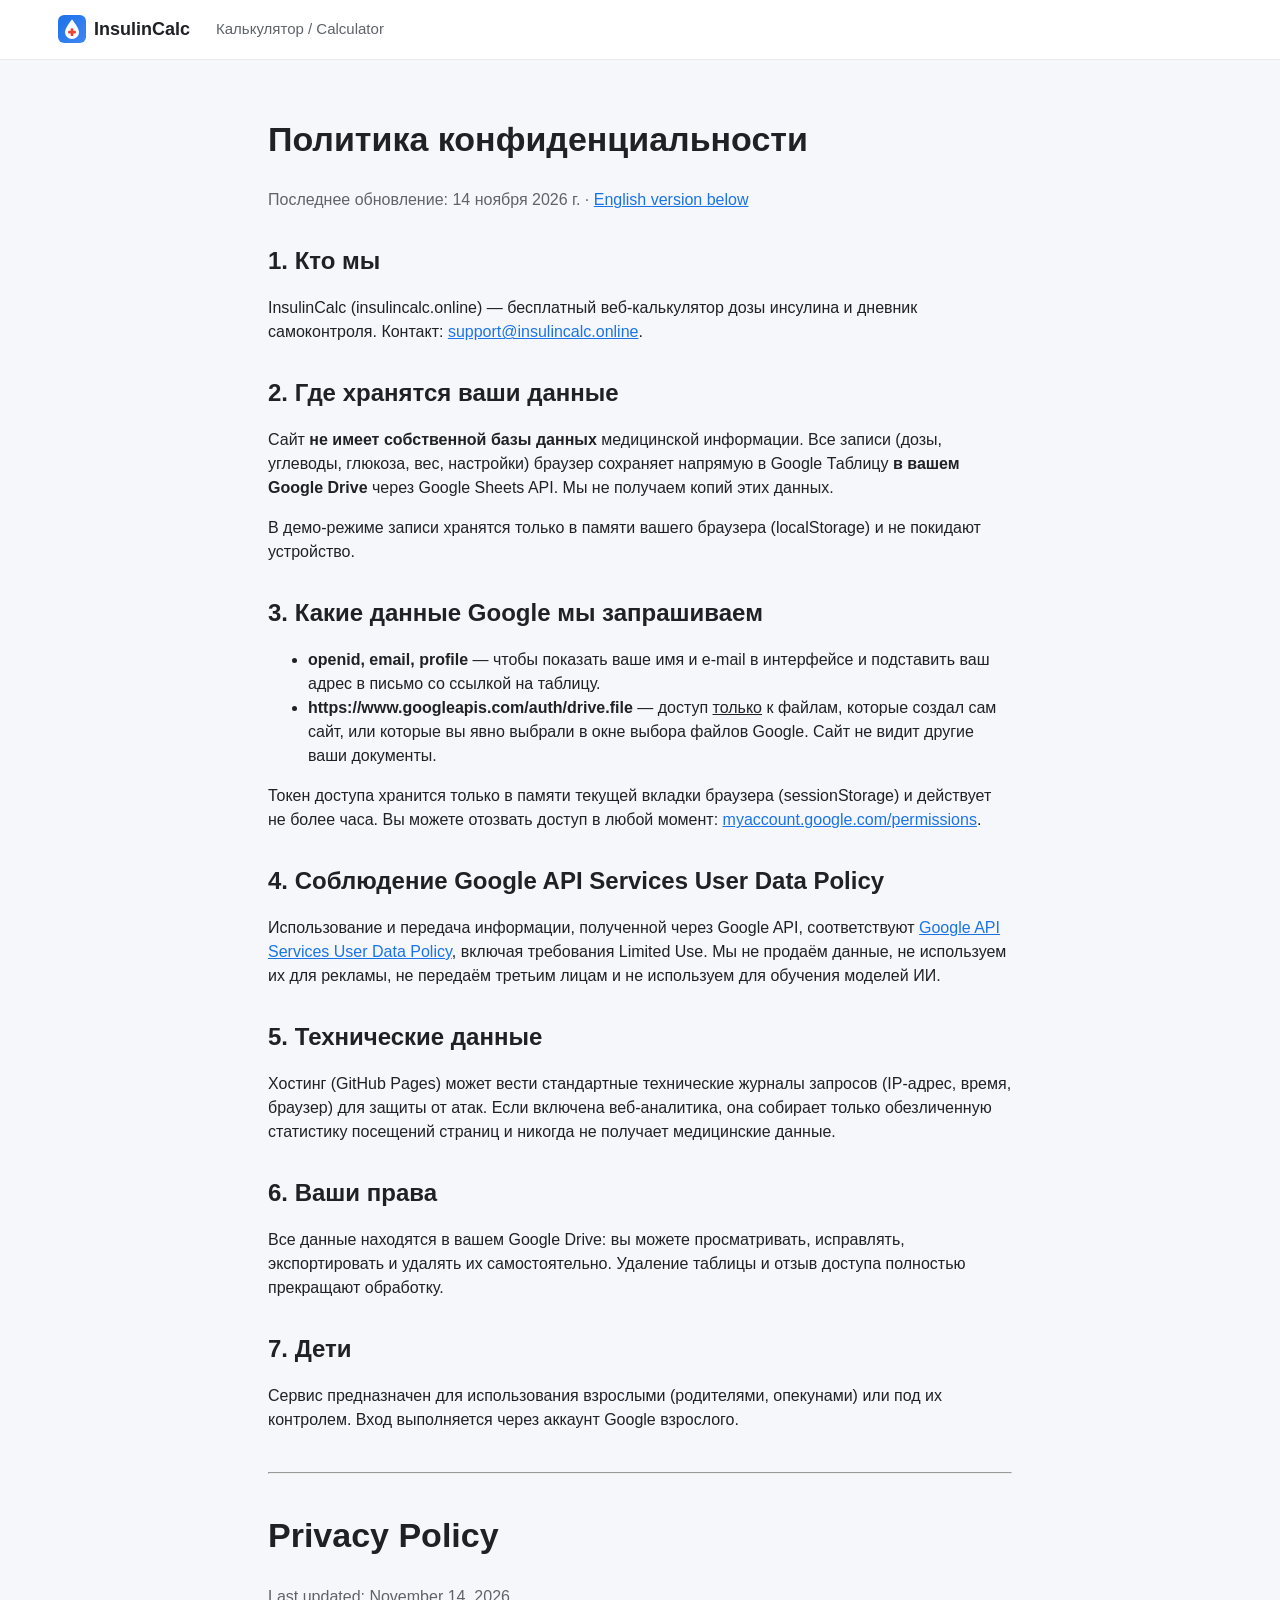
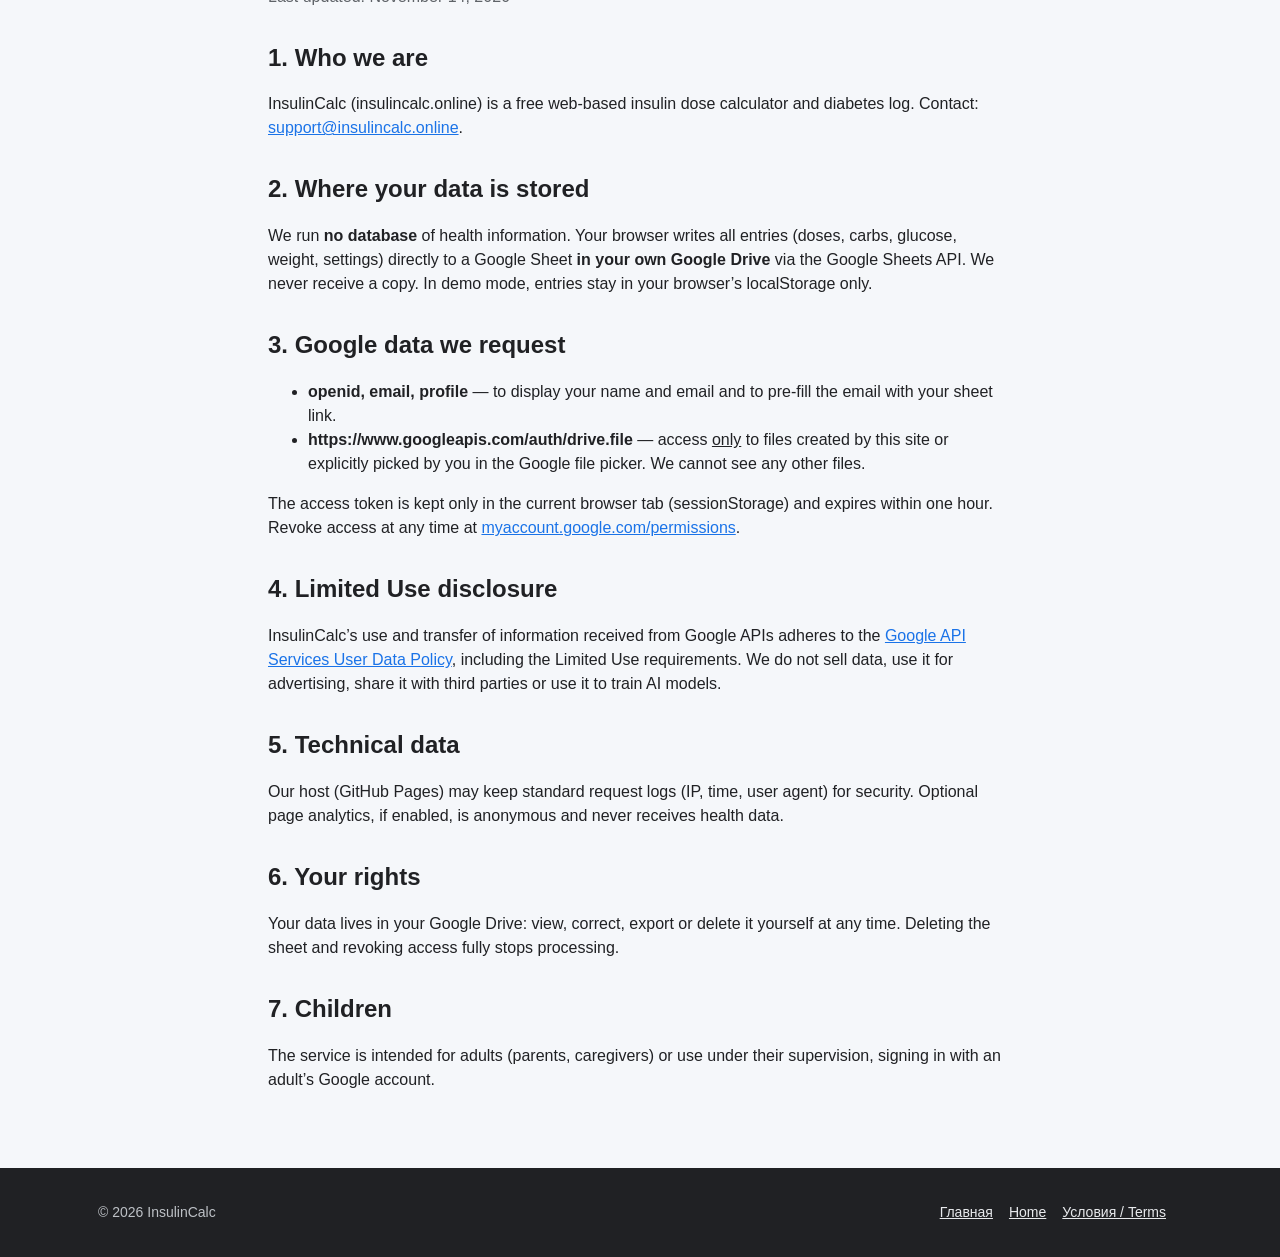
<file: privacy/index.html>
<!DOCTYPE html>
<html lang="ru">
<head>
<meta charset="utf-8">
<meta name="viewport" content="width=device-width,initial-scale=1">
<title>Privacy Policy</title>
<meta name="description" content="Как InsulinCalc обращается с данными: медицинские записи хранятся только в Google Таблице пользователя. Privacy policy and Google API Limited Use disclosure.">
<meta name="robots" content="index,follow,max-image-preview:large,max-snippet:-1,max-video-preview:-1">
<meta property="og:type" content="website">
<meta property="og:site_name" content="InsulinCalc">
<meta property="og:title" content="Политика конфиденциальности — InsulinCalc">
<meta property="og:description" content="Как InsulinCalc обращается с данными: медицинские записи хранятся только в Google Таблице пользователя. Privacy policy and Google API Limited Use disclosure.">
<meta property="og:url" content="https://insulincalc.online/privacy/">
<meta property="og:image" content="https://insulincalc.online/assets/img/og-image.jpg">
<link rel="canonical" href="https://insulincalc.online/privacy/">
<link rel="icon" href="/assets/img/favicon.svg" type="image/svg+xml">
<link rel="stylesheet" href="/assets/css/style.css?v=20261124a">
<script src="/assets/js/analytics.js?v=20261124a" defer></script>
</head>
<body>
<header class="topbar"><div class="topbar-in">
  <a class="brand" href="/"><img src="/assets/img/favicon.svg" alt="InsulinCalc" width="28" height="28"><span>InsulinCalc</span></a>
  <nav class="nav"><a href="/app/">Калькулятор / Calculator</a></nav>
</div></header>
<article class="article">
<h1>Политика конфиденциальности</h1>
<p class="muted">Последнее обновление: 14 ноября 2026 г. · <a href="#en">English version below</a></p>

<h2>1. Кто мы</h2>
<p>InsulinCalc (insulincalc.online) — бесплатный веб-калькулятор дозы инсулина и дневник самоконтроля. Контакт: <a href="mailto:support@insulincalc.online">support@insulincalc.online</a>.</p>

<h2>2. Где хранятся ваши данные</h2>
<p>Сайт <b>не имеет собственной базы данных</b> медицинской информации. Все записи (дозы, углеводы, глюкоза, вес, настройки) браузер сохраняет напрямую в Google Таблицу <b>в вашем Google Drive</b> через Google Sheets API. Мы не получаем копий этих данных.</p>
<p>В демо-режиме записи хранятся только в памяти вашего браузера (localStorage) и не покидают устройство.</p>

<h2>3. Какие данные Google мы запрашиваем</h2>
<ul>
<li><b>openid, email, profile</b> — чтобы показать ваше имя и e-mail в интерфейсе и подставить ваш адрес в письмо со ссылкой на таблицу.</li>
<li><b>https://www.googleapis.com/auth/drive.file</b> — доступ <u>только</u> к файлам, которые создал сам сайт, или которые вы явно выбрали в окне выбора файлов Google. Сайт не видит другие ваши документы.</li>
</ul>
<p>Токен доступа хранится только в памяти текущей вкладки браузера (sessionStorage) и действует не более часа. Вы можете отозвать доступ в любой момент: <a href="https://myaccount.google.com/permissions" target="_blank" rel="noopener">myaccount.google.com/permissions</a>.</p>

<h2>4. Соблюдение Google API Services User Data Policy</h2>
<p>Использование и передача информации, полученной через Google API, соответствуют <a href="https://developers.google.com/terms/api-services-user-data-policy" target="_blank" rel="noopener">Google API Services User Data Policy</a>, включая требования Limited Use. Мы не продаём данные, не используем их для рекламы, не передаём третьим лицам и не используем для обучения моделей ИИ.</p>

<h2>5. Технические данные</h2>
<p>Хостинг (GitHub Pages) может вести стандартные технические журналы запросов (IP-адрес, время, браузер) для защиты от атак. Если включена веб-аналитика, она собирает только обезличенную статистику посещений страниц и никогда не получает медицинские данные.</p>

<h2>6. Ваши права</h2>
<p>Все данные находятся в вашем Google Drive: вы можете просматривать, исправлять, экспортировать и удалять их самостоятельно. Удаление таблицы и отзыв доступа полностью прекращают обработку.</p>

<h2>7. Дети</h2>
<p>Сервис предназначен для использования взрослыми (родителями, опекунами) или под их контролем. Вход выполняется через аккаунт Google взрослого.</p>

<hr style="margin:40px 0">
<h2 id="en" style="font-size:34px">Privacy Policy</h2>
<p class="muted">Last updated: November 14, 2026</p>
<h2>1. Who we are</h2>
<p>InsulinCalc (insulincalc.online) is a free web-based insulin dose calculator and diabetes log. Contact: <a href="mailto:support@insulincalc.online">support@insulincalc.online</a>.</p>
<h2>2. Where your data is stored</h2>
<p>We run <b>no database</b> of health information. Your browser writes all entries (doses, carbs, glucose, weight, settings) directly to a Google Sheet <b>in your own Google Drive</b> via the Google Sheets API. We never receive a copy. In demo mode, entries stay in your browser’s localStorage only.</p>
<h2>3. Google data we request</h2>
<ul>
<li><b>openid, email, profile</b> — to display your name and email and to pre-fill the email with your sheet link.</li>
<li><b>https://www.googleapis.com/auth/drive.file</b> — access <u>only</u> to files created by this site or explicitly picked by you in the Google file picker. We cannot see any other files.</li>
</ul>
<p>The access token is kept only in the current browser tab (sessionStorage) and expires within one hour. Revoke access at any time at <a href="https://myaccount.google.com/permissions" target="_blank" rel="noopener">myaccount.google.com/permissions</a>.</p>
<h2>4. Limited Use disclosure</h2>
<p>InsulinCalc’s use and transfer of information received from Google APIs adheres to the <a href="https://developers.google.com/terms/api-services-user-data-policy" target="_blank" rel="noopener">Google API Services User Data Policy</a>, including the Limited Use requirements. We do not sell data, use it for advertising, share it with third parties or use it to train AI models.</p>
<h2>5. Technical data</h2>
<p>Our host (GitHub Pages) may keep standard request logs (IP, time, user agent) for security. Optional page analytics, if enabled, is anonymous and never receives health data.</p>
<h2>6. Your rights</h2>
<p>Your data lives in your Google Drive: view, correct, export or delete it yourself at any time. Deleting the sheet and revoking access fully stops processing.</p>
<h2>7. Children</h2>
<p>The service is intended for adults (parents, caregivers) or use under their supervision, signing in with an adult’s Google account.</p>
</article>
<footer class="site"><div class="container foot-grid"><div>© 2026 InsulinCalc</div><div class="foot-links"><a href="/">Главная</a><a href="/en/">Home</a><a href="/terms/">Условия / Terms</a></div></div></footer>
</body>
</html>
</file>
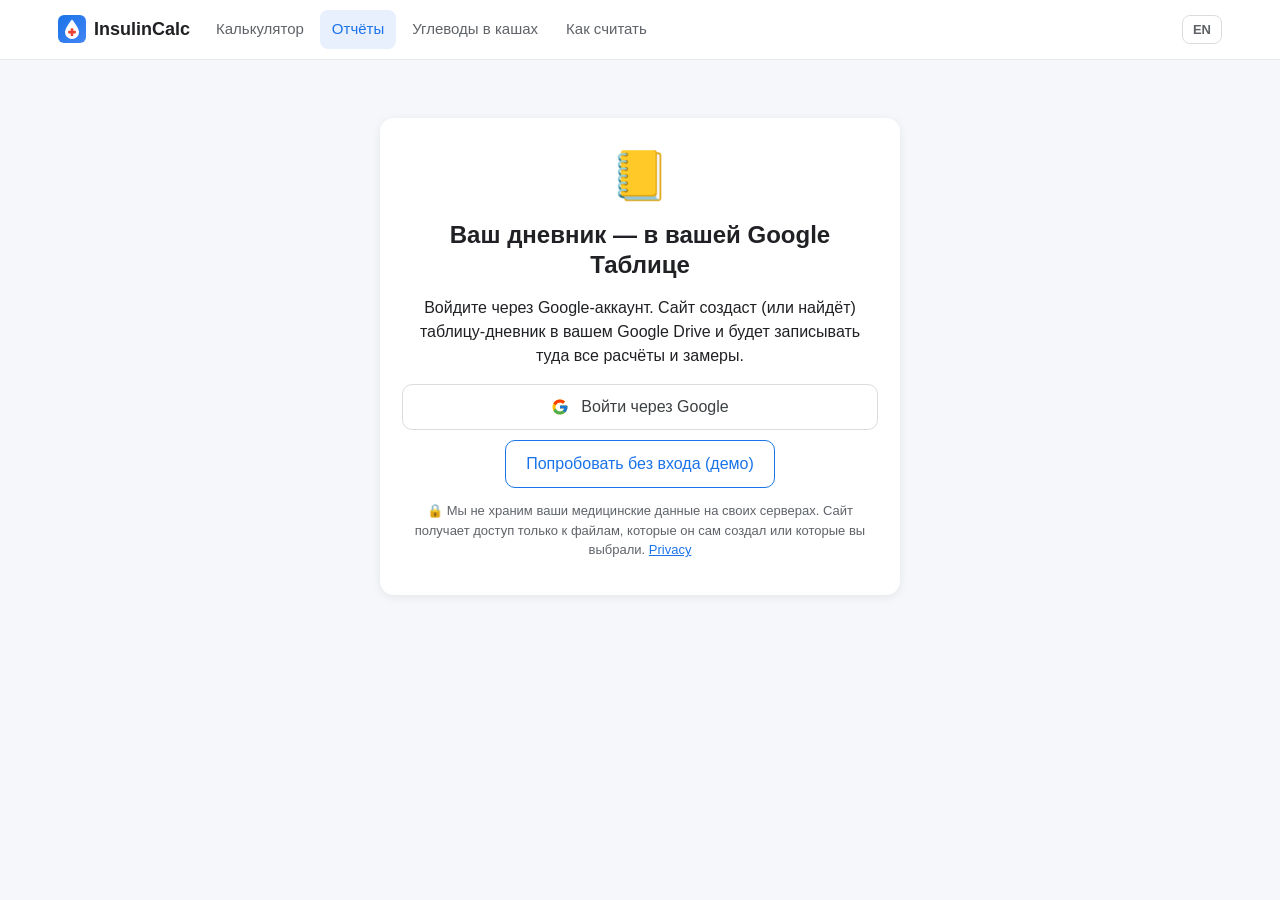
<file: report/index.html>
<!DOCTYPE html>
<html lang="ru">
<head>
<meta charset="utf-8">
<meta name="viewport" content="width=device-width,initial-scale=1,viewport-fit=cover">
<title>My Insulin Report</title>
<meta name="description" content="Анализ углеводного коэффициента и фактора чувствительности к инсулину по вашим записям, графики инсулина, веса и глюкозы.">
<meta name="robots" content="noindex,follow">
<link rel="canonical" href="https://insulincalc.online/report/">
<meta name="theme-color" content="#1a73e8">
<link rel="icon" href="/assets/img/favicon.svg" type="image/svg+xml">
<link rel="manifest" href="/manifest.webmanifest">
<link rel="stylesheet" href="/assets/css/style.css?v=20261124a">
</head>
<body>
<header class="topbar" id="topbar"></header>
<div class="demo-bar" id="demo-bar"></div>

<main class="wide">
  <div id="gate" style="display:none"></div>
  <div id="app" style="display:none">
    <div class="rep-head"><h1 data-i18n="rep.title"></h1><p data-i18n="rep.sub"></p></div>

    <div class="card controls">
      <label><span data-i18n="rep.days"></span><input type="number" id="days" min="1" max="365" value="14"></label>
      <label><span data-i18n="rep.regr"></span><select id="regr"><option value="period" data-i18n="rep.regrPeriod"></option><option value="all" data-i18n="rep.regrAll"></option></select></label>
      <button class="btn primary" id="build" data-i18n="rep.build"></button>
    </div>

    <!-- 1. Коэффициенты -->
    <section class="card">
      <h2 class="sec-title" data-i18n="rep.coef"></h2>
      <div class="tabs">
        <button class="tab-btn active" data-tab="independent" data-i18n="tab.independent"></button>
        <button class="tab-btn" data-tab="meals" data-i18n="tab.meals"></button>
        <button class="tab-btn" data-tab="regression" data-i18n="tab.regression"></button>
      </div>
      <div class="tab" id="tab-independent"><div class="note warn" data-i18n="rep.indepNote"></div><div class="kgrid" id="k-indep"></div></div>
      <div class="tab" id="tab-meals" style="display:none"><div class="note ok" data-i18n="rep.mealsNote"></div><div class="kgrid" id="k-meals"></div></div>
      <div class="tab" id="tab-regression" style="display:none"><div class="note ok" data-i18n="rep.regrNote"></div><div class="kgrid" id="k-regr"></div></div>
      <p class="small muted" style="margin-top:14px">⚕️ <span data-i18n="rep.disclaimer"></span></p>
    </section>

    <!-- 2. Графики -->
    <section class="card">
      <h2 class="sec-title" data-i18n="rep.insulin"></h2>
      <div class="chart-box"><h3 data-i18n="ch.daily"></h3><div class="chart" id="c-daily"></div></div>
      <div class="chart-box"><h3 data-i18n="ch.perKg"></h3><div class="chart" id="c-kg"></div></div>
      <div class="chart-box"><h3 data-i18n="ch.weight"></h3><div class="chart" id="c-weight"></div></div>
      <div class="chart-box"><h3 data-i18n="ch.food"></h3><div class="chart" id="c-food"></div></div>
      <div class="chart-box"><h3 data-i18n="ch.glucose"></h3><div class="chart" id="c-glucose"></div></div>
    </section>

    <!-- 3. Контроль глюкозы -->
    <section class="card">
      <h2 class="sec-title" data-i18n="rep.control"></h2>
      <div class="metrics" id="metrics"></div>
      <div class="note warn" style="margin-top:16px" data-i18n="rep.tip"></div>
    </section>

    <!-- 4. Журнал -->
    <section class="card">
      <h2 class="sec-title" data-i18n="rep.log"></h2>
      <div class="tbl-wrap"><table class="log" id="log"></table></div>
    </section>

    <div class="actions">
      <button class="btn primary" id="csv" data-i18n="rep.csv"></button>
      <a class="btn secondary" id="open-sheet" target="_blank" rel="noopener" style="display:none" data-i18n="rep.openSheet"></a>
      <button class="btn secondary" onclick="window.print()">🖨️ PDF</button>
    </div>
  </div>
</main>

<script src="/assets/vendor/chart.umd.min.js"></script>
<script src="/assets/js/config.js?v=20261124a"></script>
<script src="/assets/js/i18n.js?v=20261124a"></script>
<script src="/assets/js/core.js?v=20261124a"></script>
<script src="/assets/js/stats.js?v=20261124a"></script>
<script src="/assets/js/report.js?v=20261124a"></script>
</body>
</html>
</file>
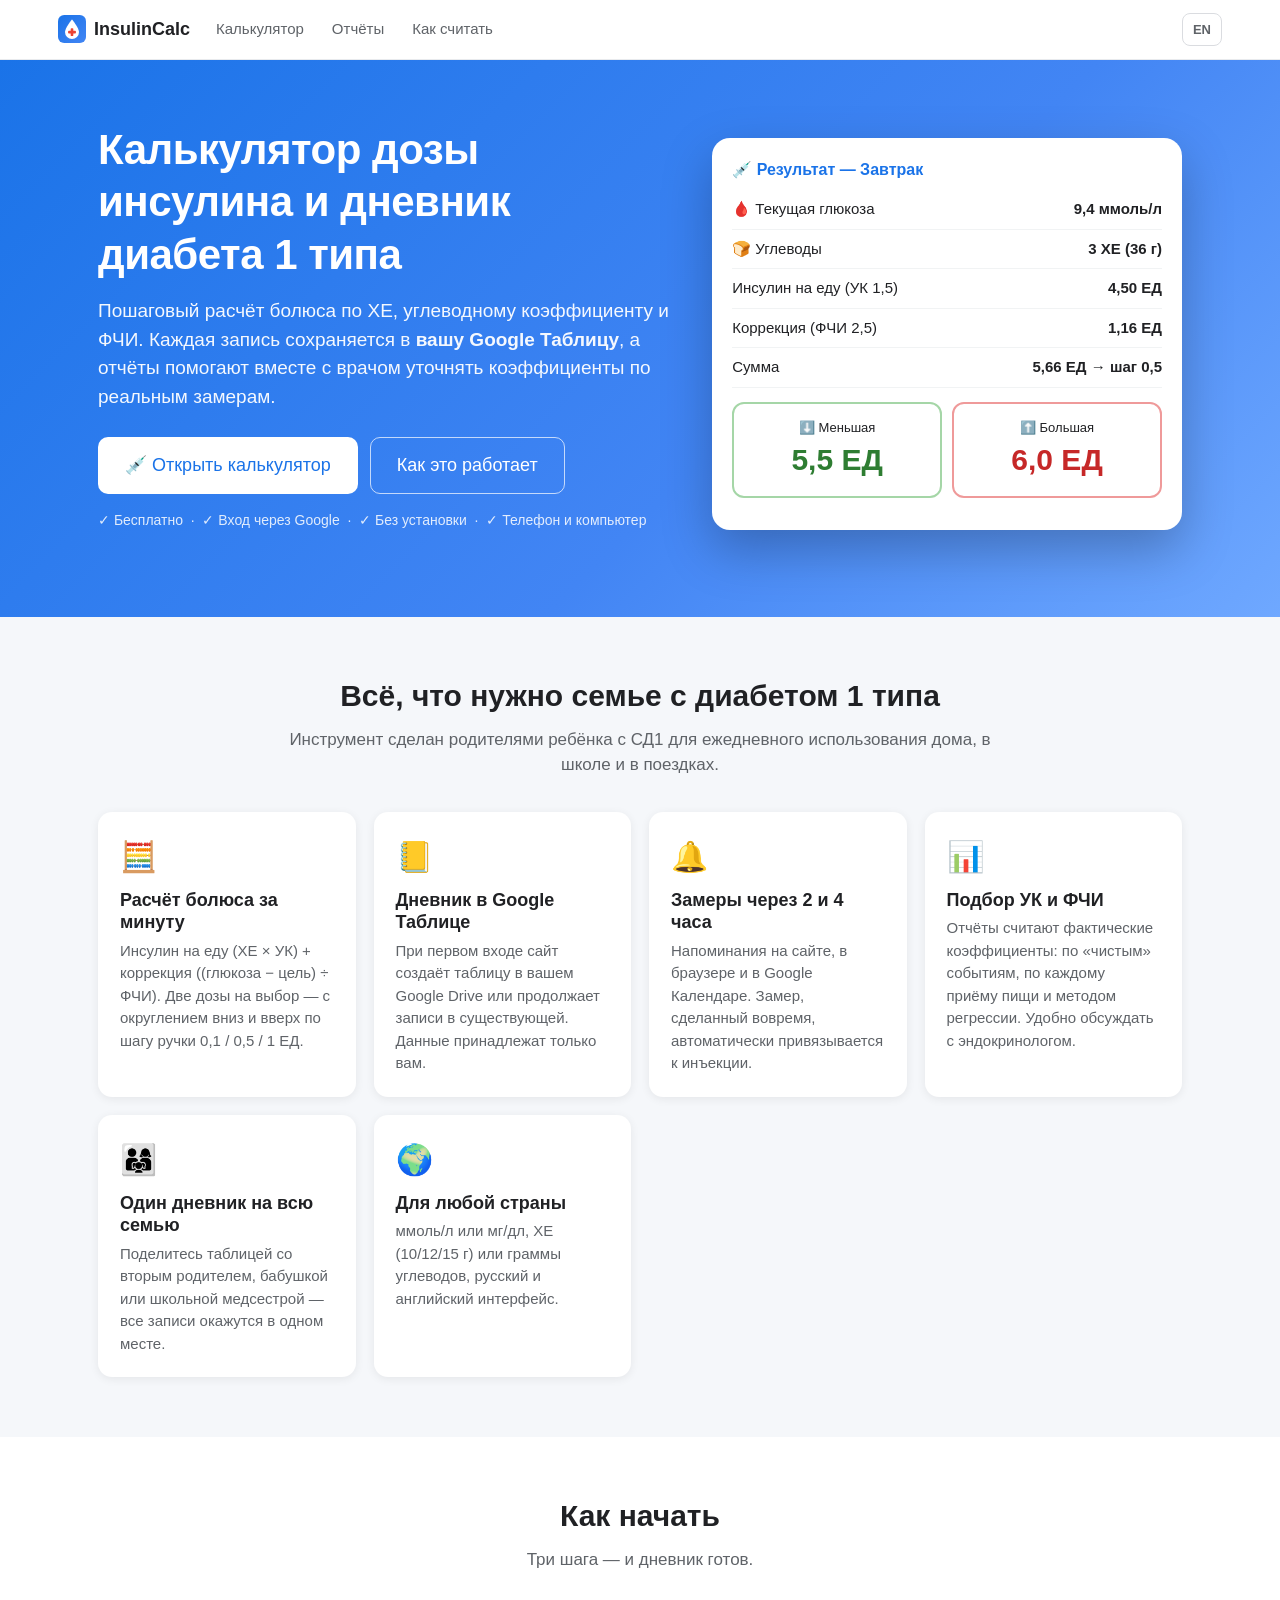
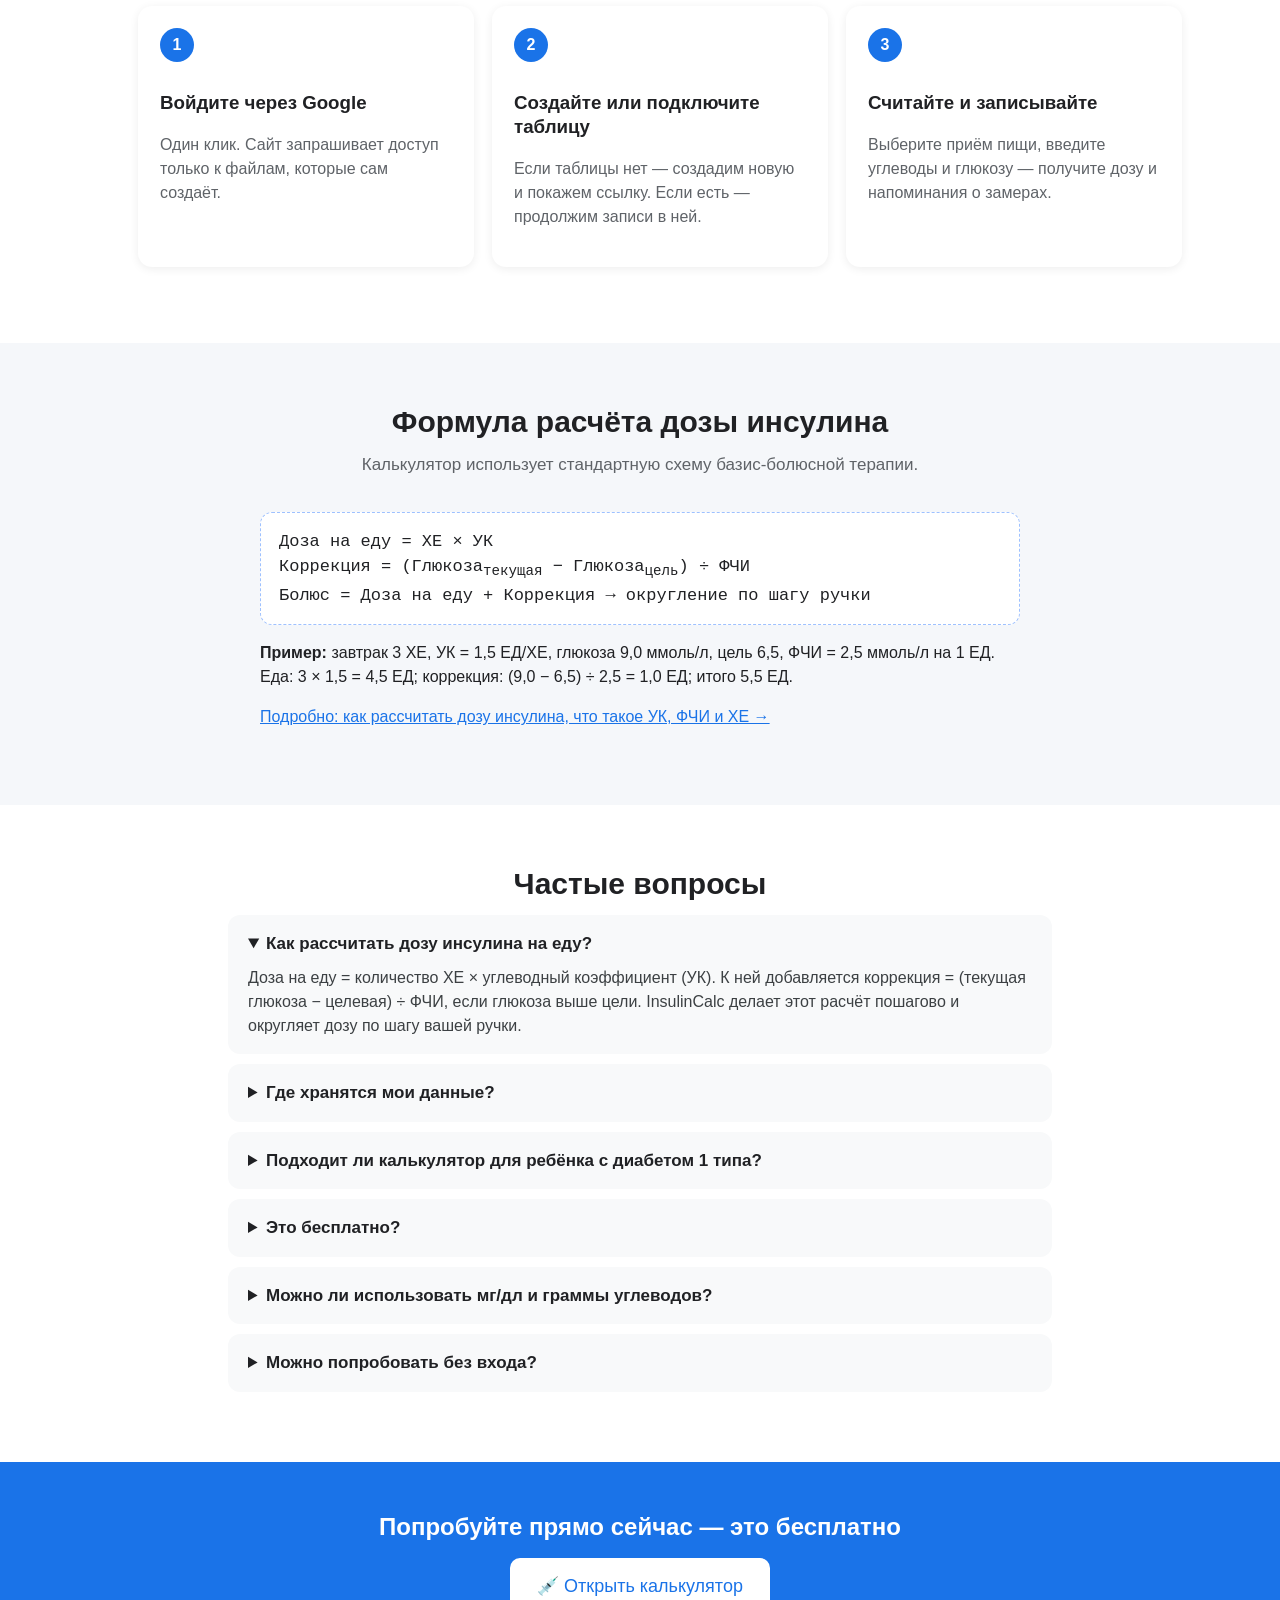
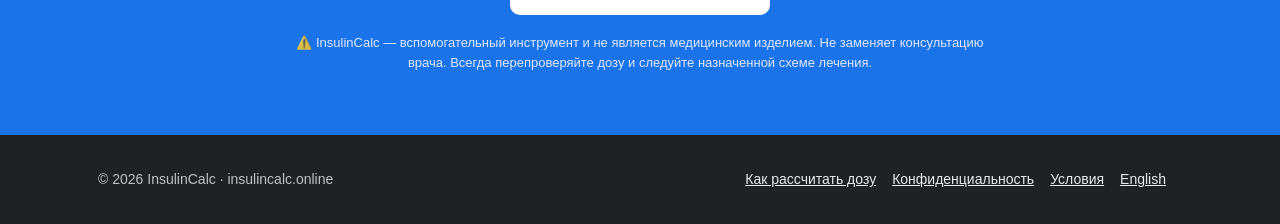
<file: ru/index.html>
<!DOCTYPE html>
<html lang="ru">
<head>
<meta charset="utf-8">
<meta name="viewport" content="width=device-width,initial-scale=1">
<title>Redirect</title>
<meta name="robots" content="noindex,follow">
<link rel="canonical" href="https://insulincalc.online/">
<meta http-equiv="refresh" content="0;url=/">
<script>location.replace('/' + location.search + location.hash);</script>
</head>
<body><p><a href="/">Перенаправление…</a></p></body>
</html>
</file>
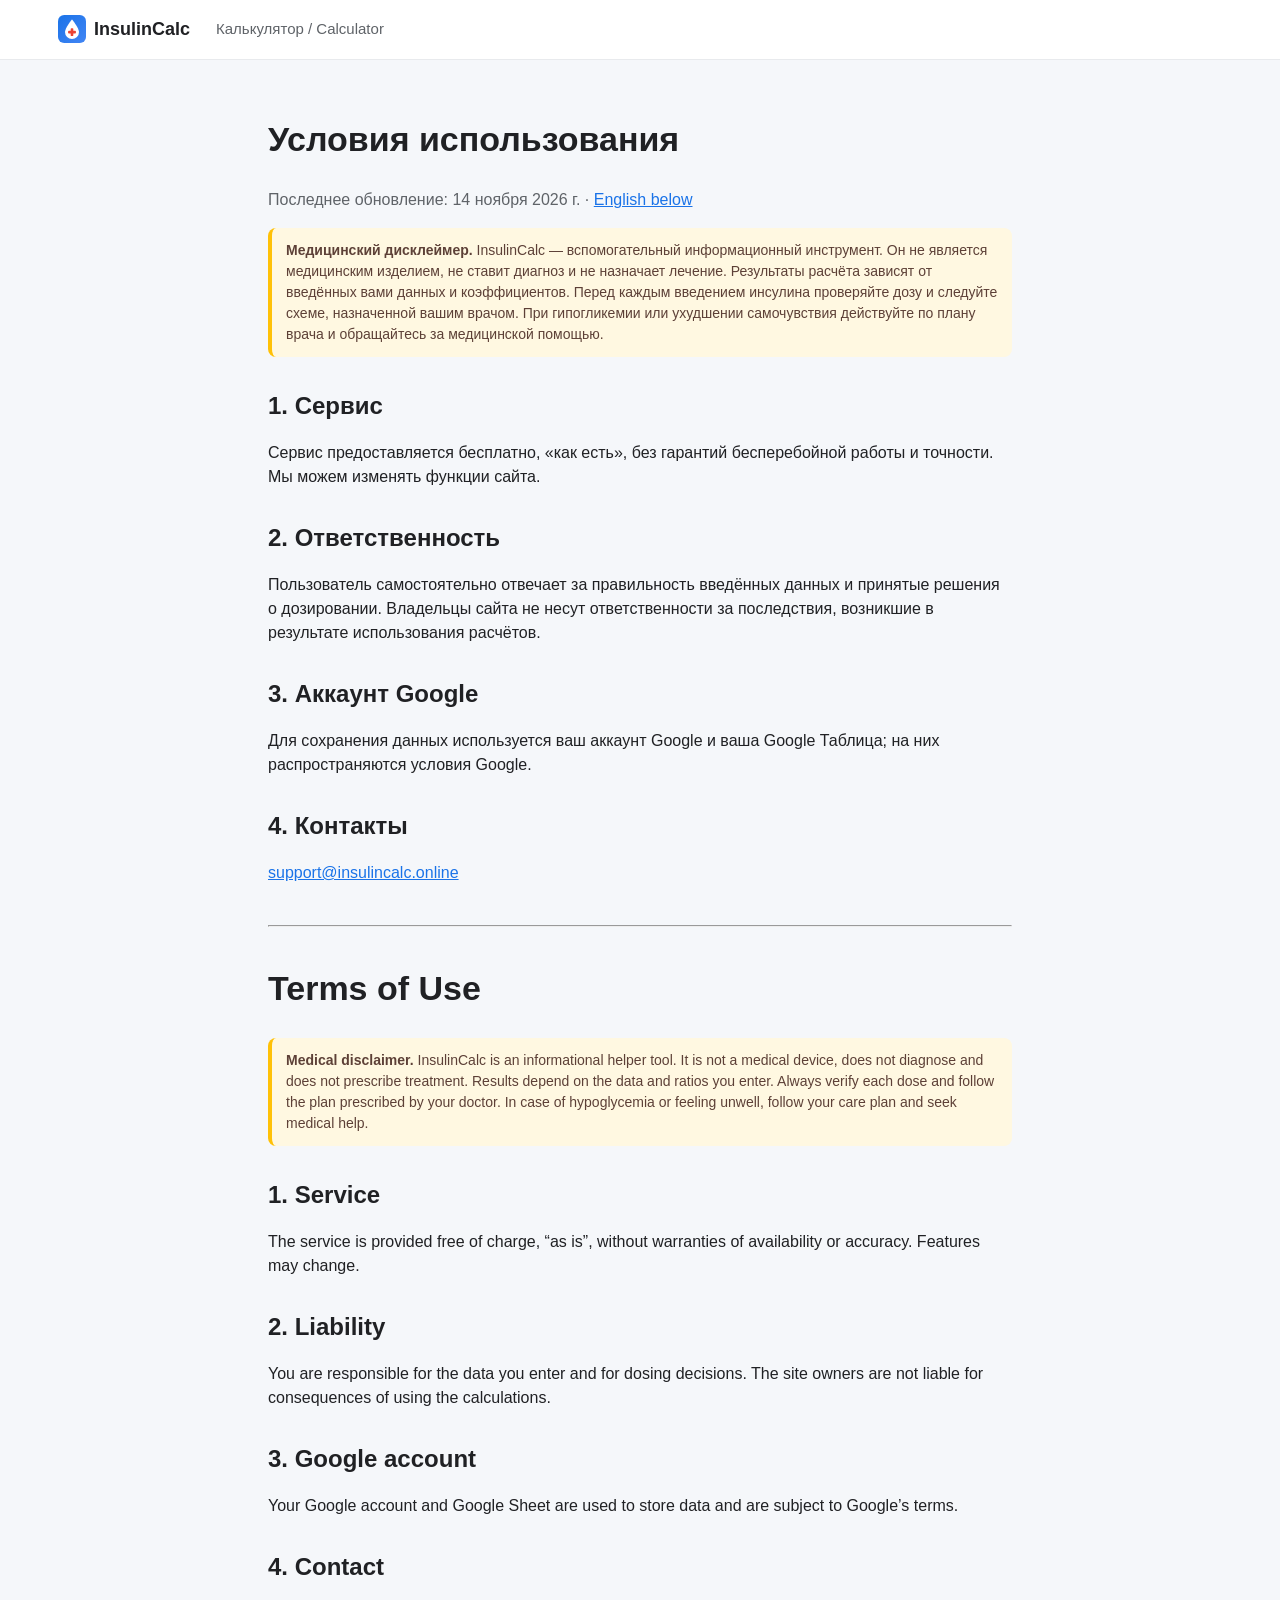
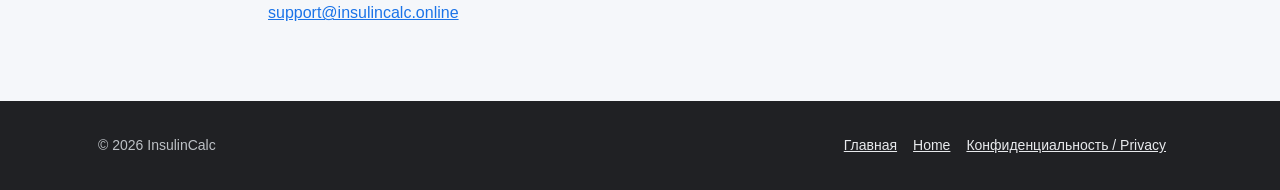
<file: terms/index.html>
<!DOCTYPE html>
<html lang="ru">
<head>
<meta charset="utf-8">
<meta name="viewport" content="width=device-width,initial-scale=1">
<title>Terms of Use</title>
<meta name="description" content="Условия использования InsulinCalc и медицинский дисклеймер: калькулятор — вспомогательный инструмент и не заменяет врача. Terms of use and medical disclaimer.">
<meta name="robots" content="index,follow,max-image-preview:large,max-snippet:-1,max-video-preview:-1">
<meta property="og:type" content="website">
<meta property="og:site_name" content="InsulinCalc">
<meta property="og:title" content="Условия использования — InsulinCalc">
<meta property="og:description" content="Условия использования InsulinCalc и медицинский дисклеймер: калькулятор — вспомогательный инструмент и не заменяет врача. Terms of use and medical disclaimer.">
<meta property="og:url" content="https://insulincalc.online/terms/">
<meta property="og:image" content="https://insulincalc.online/assets/img/og-image.jpg">
<link rel="canonical" href="https://insulincalc.online/terms/">
<link rel="icon" href="/assets/img/favicon.svg" type="image/svg+xml">
<link rel="stylesheet" href="/assets/css/style.css?v=20261124a">
<script src="/assets/js/analytics.js?v=20261124a" defer></script>
</head>
<body>
<header class="topbar"><div class="topbar-in">
  <a class="brand" href="/"><img src="/assets/img/favicon.svg" alt="InsulinCalc" width="28" height="28"><span>InsulinCalc</span></a>
  <nav class="nav"><a href="/app/">Калькулятор / Calculator</a></nav>
</div></header>
<article class="article">
<h1>Условия использования</h1>
<p class="muted">Последнее обновление: 14 ноября 2026 г. · <a href="#en">English below</a></p>
<div class="note warn"><b>Медицинский дисклеймер.</b> InsulinCalc — вспомогательный информационный инструмент. Он не является медицинским изделием, не ставит диагноз и не назначает лечение. Результаты расчёта зависят от введённых вами данных и коэффициентов. Перед каждым введением инсулина проверяйте дозу и следуйте схеме, назначенной вашим врачом. При гипогликемии или ухудшении самочувствия действуйте по плану врача и обращайтесь за медицинской помощью.</div>
<h2>1. Сервис</h2><p>Сервис предоставляется бесплатно, «как есть», без гарантий бесперебойной работы и точности. Мы можем изменять функции сайта.</p>
<h2>2. Ответственность</h2><p>Пользователь самостоятельно отвечает за правильность введённых данных и принятые решения о дозировании. Владельцы сайта не несут ответственности за последствия, возникшие в результате использования расчётов.</p>
<h2>3. Аккаунт Google</h2><p>Для сохранения данных используется ваш аккаунт Google и ваша Google Таблица; на них распространяются условия Google.</p>
<h2>4. Контакты</h2><p><a href="mailto:support@insulincalc.online">support@insulincalc.online</a></p>
<hr style="margin:40px 0">
<h2 id="en" style="font-size:34px">Terms of Use</h2>
<div class="note warn"><b>Medical disclaimer.</b> InsulinCalc is an informational helper tool. It is not a medical device, does not diagnose and does not prescribe treatment. Results depend on the data and ratios you enter. Always verify each dose and follow the plan prescribed by your doctor. In case of hypoglycemia or feeling unwell, follow your care plan and seek medical help.</div>
<h2>1. Service</h2><p>The service is provided free of charge, “as is”, without warranties of availability or accuracy. Features may change.</p>
<h2>2. Liability</h2><p>You are responsible for the data you enter and for dosing decisions. The site owners are not liable for consequences of using the calculations.</p>
<h2>3. Google account</h2><p>Your Google account and Google Sheet are used to store data and are subject to Google’s terms.</p>
<h2>4. Contact</h2><p><a href="mailto:support@insulincalc.online">support@insulincalc.online</a></p>
</article>
<footer class="site"><div class="container foot-grid"><div>© 2026 InsulinCalc</div><div class="foot-links"><a href="/">Главная</a><a href="/en/">Home</a><a href="/privacy/">Конфиденциальность / Privacy</a></div></div></footer>
</body>
</html>
</file>
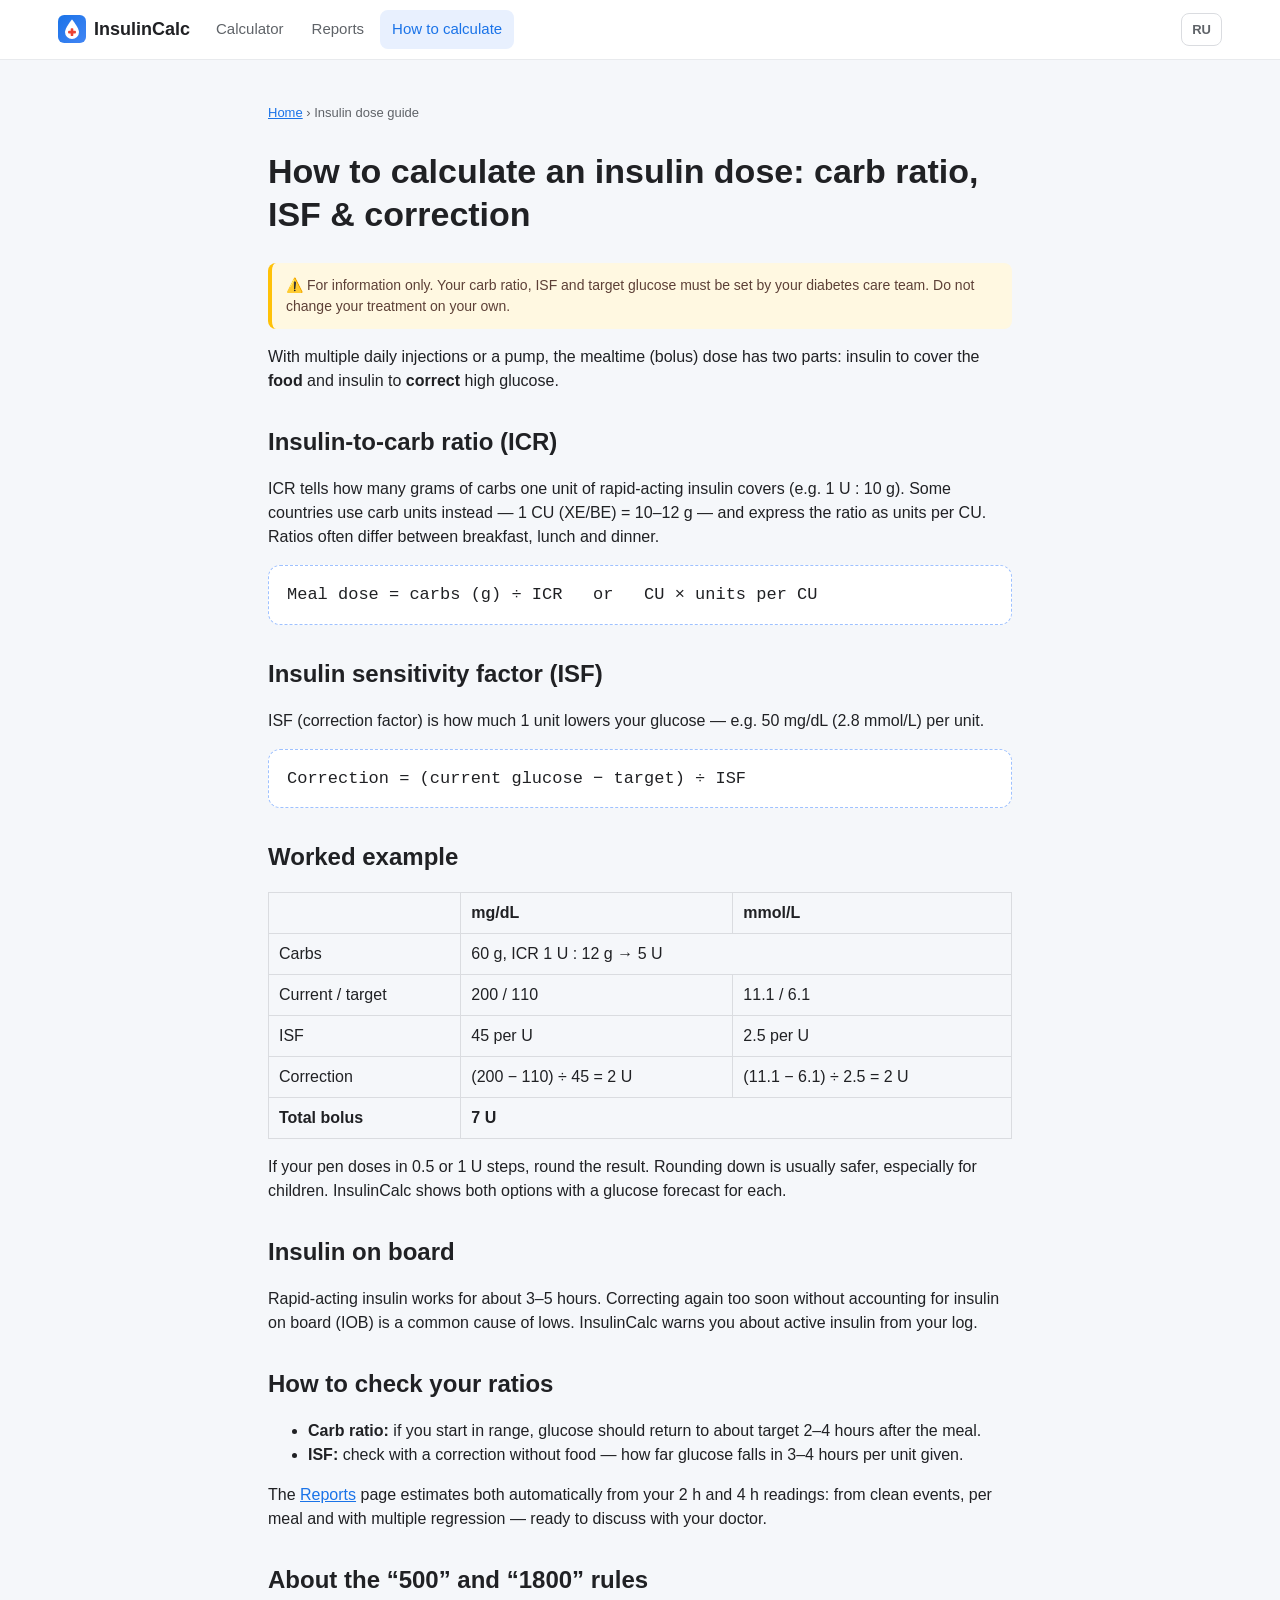
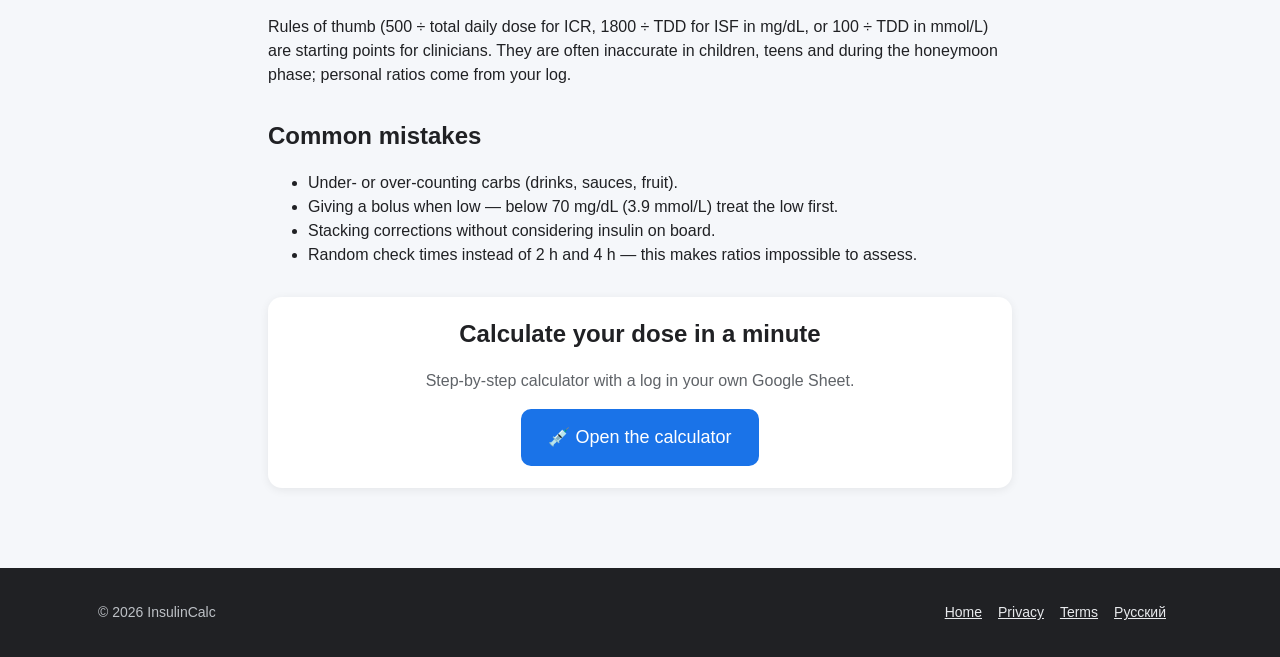
<file: en/insulin-dose-guide/index.html>
<!DOCTYPE html>
<html lang="en">
<head>
<meta charset="utf-8">
<meta name="viewport" content="width=device-width,initial-scale=1">
<title>How to Calculate an Insulin Dose: Carb Ratio, ISF &amp; Correction</title>
<meta name="description" content="How to calculate a mealtime and correction bolus: carb ratio (ICR), insulin sensitivity factor (ISF), formulas in mmol/L and mg/dL, worked examples.">
<meta name="robots" content="index,follow,max-image-preview:large,max-snippet:-1,max-video-preview:-1">
<link rel="canonical" href="https://insulincalc.online/en/insulin-dose-guide/">
<link rel="alternate" hreflang="en" href="https://insulincalc.online/en/insulin-dose-guide/">
<link rel="alternate" hreflang="ru" href="https://insulincalc.online/kak-rasschitat-dozu-insulina/">
<meta name="theme-color" content="#1a73e8">
<link rel="icon" href="/assets/img/favicon.svg" type="image/svg+xml">
<meta property="og:type" content="article">
<meta property="og:title" content="How to calculate an insulin dose: carb ratio, ISF & correction">
<meta property="og:description" content="Formulas and worked examples for mealtime and correction boluses in type 1 diabetes.">
<meta property="og:url" content="https://insulincalc.online/en/insulin-dose-guide/">
<meta property="og:image" content="https://insulincalc.online/assets/img/og-image-en.jpg">
<meta name="twitter:card" content="summary_large_image">
<meta name="twitter:title" content="How to calculate an insulin dose: carb ratio, ISF & correction">
<meta name="twitter:description" content="Formulas and worked examples for mealtime and correction boluses in type 1 diabetes.">
<meta name="twitter:image" content="https://insulincalc.online/assets/img/og-image-en.jpg">
<link rel="stylesheet" href="/assets/css/style.css?v=20261124a">
<script type="application/ld+json">
{"@context":"https://schema.org","@graph":[
{"@type":"BreadcrumbList","itemListElement":[{"@type":"ListItem","position":1,"name":"InsulinCalc","item":"https://insulincalc.online/en/"},{"@type":"ListItem","position":2,"name":"Insulin dose guide","item":"https://insulincalc.online/en/insulin-dose-guide/"}]},
 {"@type":"Article","headline":"How to calculate an insulin dose: carb ratio, ISF & correction","inLanguage":"en","datePublished":"2026-11-14","dateModified":"2026-11-20","author":{"@type":"Organization","name":"InsulinCalc"},"publisher":{"@type":"Organization","name":"InsulinCalc","logo":{"@type":"ImageObject","url":"https://insulincalc.online/assets/img/icon-512.png"}},"mainEntityOfPage":"https://insulincalc.online/en/insulin-dose-guide/","image":"https://insulincalc.online/assets/img/og-image-en.jpg"},
{"@type":"HowTo","name":"Calculate a mealtime bolus","inLanguage":"en","step":[
 {"@type":"HowToStep","name":"Count carbs","text":"Count grams of carbohydrate in the meal."},
 {"@type":"HowToStep","name":"Meal dose","text":"Divide grams by your insulin-to-carb ratio (ICR)."},
 {"@type":"HowToStep","name":"Correction","text":"If above target: (current − target) ÷ ISF."},
 {"@type":"HowToStep","name":"Round","text":"Add both parts, consider insulin on board and round to your pen or pump step."}]}
]}
</script>
<script src="/assets/js/analytics.js?v=20261124a" defer></script>
</head>
<body>
<header class="topbar"><div class="topbar-in">
  <a class="brand" href="/en/"><img src="/assets/img/favicon.svg" alt="InsulinCalc" width="28" height="28"><span>InsulinCalc</span></a>
  <nav class="nav"><a href="/app/" onclick="try{localStorage.setItem('ic_lang','en')}catch(e){}">Calculator</a><a href="/report/" onclick="try{localStorage.setItem('ic_lang','en')}catch(e){}">Reports</a><a href="/en/insulin-dose-guide/" class="active hide-sm">How to calculate</a></nav>
  <div class="right"><a class="lang-btn" href="/kak-rasschitat-dozu-insulina/" hreflang="ru" style="text-decoration:none">RU</a></div>
</div></header>

<article class="article">
  <p class="small muted"><a href="/en/">Home</a> › Insulin dose guide</p>
  <h1>How to calculate an insulin dose: carb ratio, ISF & correction</h1>
  <div class="note warn">⚠️ For information only. Your carb ratio, ISF and target glucose must be set by your diabetes care team. Do not change your treatment on your own.</div>

  <p>With multiple daily injections or a pump, the mealtime (bolus) dose has two parts: insulin to cover the <b>food</b> and insulin to <b>correct</b> high glucose.</p>

  <h2>Insulin-to-carb ratio (ICR)</h2>
  <p>ICR tells how many grams of carbs one unit of rapid-acting insulin covers (e.g. 1 U : 10 g). Some countries use carb units instead — 1 CU (XE/BE) = 10–12 g — and express the ratio as units per CU. Ratios often differ between breakfast, lunch and dinner.</p>
  <div class="formula">Meal dose = carbs (g) ÷ ICR &nbsp; or &nbsp; CU × units per CU</div>

  <h2>Insulin sensitivity factor (ISF)</h2>
  <p>ISF (correction factor) is how much 1 unit lowers your glucose — e.g. 50 mg/dL (2.8 mmol/L) per unit.</p>
  <div class="formula">Correction = (current glucose − target) ÷ ISF</div>

  <h2>Worked example</h2>
  <table>
    <tr><th></th><th>mg/dL</th><th>mmol/L</th></tr>
    <tr><td>Carbs</td><td colspan="2">60 g, ICR 1 U : 12 g → 5 U</td></tr>
    <tr><td>Current / target</td><td>200 / 110</td><td>11.1 / 6.1</td></tr>
    <tr><td>ISF</td><td>45 per U</td><td>2.5 per U</td></tr>
    <tr><td>Correction</td><td>(200 − 110) ÷ 45 = 2 U</td><td>(11.1 − 6.1) ÷ 2.5 = 2 U</td></tr>
    <tr><td><b>Total bolus</b></td><td colspan="2"><b>7 U</b></td></tr>
  </table>
  <p>If your pen doses in 0.5 or 1 U steps, round the result. Rounding down is usually safer, especially for children. InsulinCalc shows both options with a glucose forecast for each.</p>

  <h2>Insulin on board</h2>
  <p>Rapid-acting insulin works for about 3–5 hours. Correcting again too soon without accounting for insulin on board (IOB) is a common cause of lows. InsulinCalc warns you about active insulin from your log.</p>

  <h2>How to check your ratios</h2>
  <ul>
    <li><b>Carb ratio:</b> if you start in range, glucose should return to about target 2–4 hours after the meal.</li>
    <li><b>ISF:</b> check with a correction without food — how far glucose falls in 3–4 hours per unit given.</li>
  </ul>
  <p>The <a href="/report/">Reports</a> page estimates both automatically from your 2 h and 4 h readings: from clean events, per meal and with multiple regression — ready to discuss with your doctor.</p>

  <h2>About the “500” and “1800” rules</h2>
  <p>Rules of thumb (500 ÷ total daily dose for ICR, 1800 ÷ TDD for ISF in mg/dL, or 100 ÷ TDD in mmol/L) are starting points for clinicians. They are often inaccurate in children, teens and during the honeymoon phase; personal ratios come from your log.</p>

  <h2>Common mistakes</h2>
  <ul>
    <li>Under- or over-counting carbs (drinks, sauces, fruit).</li>
    <li>Giving a bolus when low — below 70 mg/dL (3.9 mmol/L) treat the low first.</li>
    <li>Stacking corrections without considering insulin on board.</li>
    <li>Random check times instead of 2 h and 4 h — this makes ratios impossible to assess.</li>
  </ul>

  <div class="card" style="text-align:center;margin-top:30px">
    <h2 style="margin-top:0">Calculate your dose in a minute</h2>
    <p class="muted">Step-by-step calculator with a log in your own Google Sheet.</p>
    <a class="btn primary big" href="/app/" onclick="try{localStorage.setItem('ic_lang','en')}catch(e){}">💉 Open the calculator</a>
  </div>
</article>

<footer class="site"><div class="container foot-grid">
  <div>© 2026 InsulinCalc</div>
  <div class="foot-links"><a href="/en/">Home</a><a href="/privacy/">Privacy</a><a href="/terms/">Terms</a><a href="/kak-rasschitat-dozu-insulina/" hreflang="ru">Русский</a></div>
</div></footer>
</body>
</html>
</file>
<file: assets/css/style.css>
/* InsulinCalc — общие стили (сайт + приложение) */
:root{
  --blue:#1a73e8;--blue-d:#1765d3;--blue-l:#e8f0fe;--green:#34a853;--green-d:#2e7d32;--red:#ea4335;--amber:#ffc107;
  --ink:#202124;--muted:#5f6368;--line:#dadce0;--bg:#f5f7fa;--card:#fff;--purple:#7b1fa2;
  --r:14px;--sh:0 2px 10px rgba(0,0,0,.07);
  --font:-apple-system,BlinkMacSystemFont,'Segoe UI',Roboto,'Helvetica Neue',Arial,sans-serif;
}
*{box-sizing:border-box}
html{-webkit-text-size-adjust:100%;overflow-x:hidden}
body{overflow-x:hidden;margin:0;font-family:var(--font);color:var(--ink);background:var(--bg);line-height:1.5}
a{color:var(--blue)}
img{max-width:100%}
h1,h2,h3{line-height:1.25}
.small{font-size:13px}.muted{color:var(--muted)}
.container{max-width:1120px;margin:0 auto;padding:0 18px}
.narrow{max-width:640px;margin:0 auto;padding:18px}
.wide{max-width:1200px;margin:0 auto;padding:18px}

/* ---------- topbar ---------- */
.topbar{position:sticky;top:0;z-index:50;background:rgba(255,255,255,.95);backdrop-filter:saturate(1.4) blur(8px);border-bottom:1px solid #e8eaed}
.topbar-in{max-width:1200px;margin:0 auto;display:flex;align-items:center;gap:14px;padding:10px 18px}
.brand{display:flex;align-items:center;gap:8px;font-weight:700;color:var(--ink);text-decoration:none;font-size:18px}
.nav{display:flex;gap:4px;flex:1;min-width:0}
.nav a{display:inline-flex;align-items:center;gap:6px}.nav .ni{display:none;line-height:1}
.nav a{padding:8px 12px;border-radius:8px;color:var(--muted);text-decoration:none;font-weight:500;font-size:15px}
.nav a:hover{background:#f1f3f4}.nav a.active{color:var(--blue);background:var(--blue-l)}
.right{display:flex;align-items:center;gap:8px}
.lang-btn,.btn-sm,.badge{border:1px solid var(--line);background:#fff;border-radius:8px;padding:6px 10px;font-size:13px;cursor:pointer;font-weight:600;color:var(--muted)}
.badge{background:#fff3e0;color:#e65100;border-color:#ffcc80}
.avatar-btn{width:36px;height:36px;border-radius:50%;border:2px solid var(--blue-l);padding:0;overflow:hidden;cursor:pointer;background:var(--blue);color:#fff;font-weight:700}
.avatar-btn img{width:100%;height:100%;object-fit:cover}
.user-menu{position:relative}
.dropdown{display:none;position:absolute;right:0;top:44px;background:#fff;border-radius:12px;box-shadow:0 8px 30px rgba(0,0,0,.15);min-width:240px;padding:6px;z-index:60}
.dropdown.open{display:block}
.dropdown a,.dropdown button{display:block;width:100%;text-align:left;padding:10px 12px;border:0;background:none;border-radius:8px;font-size:14px;color:var(--ink);text-decoration:none;cursor:pointer;font-family:inherit}
.dropdown a:hover,.dropdown button:hover{background:#f1f3f4}
.dd-head{padding:10px 12px;border-bottom:1px solid #eee;margin-bottom:4px;font-size:14px;word-break:break-all}
.demo-bar{display:none;background:#fff8e1;color:#5d4037;text-align:center;padding:8px 14px;font-size:14px;border-bottom:1px solid #ffe082}
@media(max-width:640px){.hide-sm,.nav a.hide-sm{display:none}.nav-ico{gap:8px;justify-content:center}.nav-ico a{padding:8px 12px;border:1.5px solid var(--line);border-radius:10px;background:#fff}.nav-ico a.active{border-color:var(--blue)}.nav-ico .nl{display:none}.nav-ico .ni{display:inline-flex}.nav-ico .ni svg{width:30px;height:30px}.topbar:has(.nav-ico) .brand{display:none}.brand span{display:none}.topbar-in{gap:8px;padding:8px 12px}}

/* ---------- buttons ---------- */
.btn{display:inline-flex;align-items:center;justify-content:center;gap:8px;padding:13px 20px;border-radius:10px;font-size:16px;font-weight:500;cursor:pointer;border:1px solid transparent;transition:.15s;text-align:center;text-decoration:none;font-family:inherit;line-height:1.3}
.btn.block{display:flex;width:100%;margin-bottom:10px}
.btn.primary{background:var(--blue);color:#fff}.btn.primary:hover{background:var(--blue-d)}
.btn.secondary{background:#f8f9fa;color:var(--blue);border-color:var(--line)}.btn.secondary:hover{background:#e8eaed}
.btn.secondary.sel{background:var(--blue-l);border-color:var(--blue);font-weight:600}
.btn.cancel{background:#f1f3f4;color:var(--muted)}
.btn.ghost{background:transparent;color:var(--blue);border-color:var(--blue)}
.btn.report{background:#f3e5f5;color:var(--purple);border-color:#ce93d8}
.btn.danger{background:#fdecea;color:#c62828;border-color:#f5c6cb}
.btn:disabled{opacity:.6;cursor:not-allowed}
.btn.big{font-size:18px;padding:16px 26px}
.link-btn{background:none;border:0;color:var(--blue);text-decoration:underline;cursor:pointer;font:inherit;padding:0}
.g-btn{display:flex;align-items:center;justify-content:center;gap:12px;width:100%;padding:13px;border:1px solid var(--line);border-radius:10px;background:#fff;font-size:16px;font-weight:500;cursor:pointer;margin:16px 0 10px;font-family:inherit;color:#3c4043}
.g-btn:hover{background:#f8f9fa;box-shadow:var(--sh)}

/* ---------- cards / notes ---------- */
.card{background:var(--card);border-radius:var(--r);box-shadow:var(--sh);padding:22px;margin-bottom:20px}
.note{background:var(--blue-l);border-left:4px solid var(--blue);padding:12px 14px;border-radius:8px;font-size:14px;margin:12px 0;color:#174ea6}
.note.warn{background:#fff8e1;border-color:var(--amber);color:#5d4037}
.note.ok{background:#e8f5e9;border-color:var(--green);color:var(--green-d)}
.note.danger{background:#ffebee;border-color:var(--red);color:#b71c1c;font-weight:500}
.divider{height:1px;background:linear-gradient(to right,transparent,var(--line),transparent);margin:14px 0}
.gate{max-width:520px;margin:40px auto;text-align:center}
.gate h1{font-size:24px;margin:8px 0 10px}
.gate-icon{font-size:48px}

/* ---------- calculator ---------- */
.calc{max-width:600px;margin:0 auto}
.calc h1.calc-title{text-align:center;color:var(--blue);font-size:24px;margin:4px 0 4px}
.calc .sub{text-align:center;color:var(--muted);font-size:14px;margin:0 0 18px}
.step{animation:fadeIn .25s ease}
.step-q{font-size:17px;font-weight:600;margin:0 0 6px}
.step-hint{font-size:13px;color:var(--muted);margin:0 0 14px}
.grid2{display:grid;grid-template-columns:1fr 1fr;gap:10px;margin-bottom:16px}
.grid3{display:grid;grid-template-columns:1fr 1fr 1fr;gap:10px;margin-bottom:16px}
.grid1{display:grid;gap:10px;margin-bottom:16px}
.row{display:flex;gap:10px}.row>.btn{flex:1}
.num-input{width:100%;padding:15px;border:1px solid var(--line);border-radius:10px;font-size:20px;font-family:inherit}
.num-input:focus,select:focus,input:focus{outline:none;border-color:var(--blue);box-shadow:0 0 0 3px rgba(26,115,232,.18)}
.input-wrap{position:relative;margin-bottom:6px}
.input-unit{position:absolute;right:14px;top:50%;transform:translateY(-50%);color:var(--muted);font-size:15px;pointer-events:none}
.err{color:#c62828;font-size:14px;min-height:20px;margin:4px 0 8px}
.seg{display:inline-flex;border:1px solid var(--line);border-radius:10px;overflow:hidden;margin-bottom:12px}
.seg button{border:0;background:#fff;padding:9px 18px;font-size:15px;cursor:pointer;font-family:inherit;color:var(--muted)}
.seg button.on{background:var(--blue);color:#fff}
.summary{background:#e8f5e9;border-radius:12px;padding:18px;margin-bottom:16px;line-height:1.8}
.summary h3{margin:0 0 6px;color:var(--green-d)}
.result-box{background:#e3f2fd;border-radius:12px;padding:18px;margin-bottom:16px;line-height:1.7}
.dose-cards{display:grid;grid-template-columns:1fr 1fr;gap:10px;margin:12px 0}
.dose-card{border-radius:12px;padding:14px;text-align:center;background:#fff}
.dose-card .d{font-size:30px;font-weight:700}
.dose-card.down{border:2px solid #a5d6a7}.dose-card.down .d{color:var(--green-d)}
.dose-card.up{border:2px solid #ef9a9a}.dose-card.up .d{color:#c62828}
.done-box{background:#e8f5e9;border-radius:12px;padding:18px;margin-bottom:14px;line-height:1.7}
.recent{margin-top:18px}
.recent h3{font-size:15px;color:var(--muted);margin:0 0 8px}
/* «Последние записи» — таблица: название | доза | ХЕ | глюкоза до→через 2 ч. Колонки выровнены по самому
   широкому значению, шрифт общий для всех строк (подбирается в calc.js → fitRecent) */
.recent-list{display:grid;grid-template-columns:minmax(0,1fr) auto auto auto;column-gap:0;font-size:var(--recent-fs,14px);white-space:nowrap;overflow:hidden}
.recent-item{display:contents}
.recent-item>span{padding:9px 0;border-bottom:1px solid #f1f3f4}
.recent-item>.ri-l{min-width:0;overflow:hidden;text-overflow:ellipsis}
.ri-c{text-align:right;font-variant-numeric:tabular-nums;padding-left:.7em !important}
.recent-item .pending{color:#e65100}
.rem-card{background:linear-gradient(135deg,#667eea,#764ba2);color:#fff;border-radius:12px;padding:16px;margin-bottom:12px}
.rem-card .t{font-weight:700;margin-bottom:6px}
.rem-card .d{font-size:13px;opacity:.95;margin-bottom:10px}
.rem-card input{width:100%;padding:11px 12px;border:0;border-radius:8px;font-size:16px;margin-bottom:10px;color:#000;background:#fff}
.rem-card .a{display:flex;gap:8px}
.rem-card .a button{border:0;border-radius:8px;padding:10px 12px;cursor:pointer;font-weight:600;font-family:inherit}
.rem-card .send{flex:1;background:#fff;color:#5a4fcf}
.rem-card .sn{background:rgba(255,255,255,.2);color:#fff;border:1px solid rgba(255,255,255,.4)!important}
.rem-sent{background:#4caf50;color:#fff;padding:10px;border-radius:8px;text-align:center}

/* ---------- forms / modal ---------- */
.form label{display:block;font-size:14px;color:var(--muted);margin-bottom:12px;font-weight:500}
.form input,.form select{display:block;width:100%;margin-top:5px;padding:11px 12px;border:1px solid var(--line);border-radius:8px;font-size:15px;font-family:inherit;background:#fff;color:var(--ink)}
.form label.check{display:flex;align-items:center;gap:8px}.form label.check input{width:auto;margin:0}
.modal-wrap{position:fixed;inset:0;background:rgba(32,33,36,.55);z-index:100;display:flex;align-items:center;justify-content:center;padding:16px;animation:fadeIn .2s}
.modal{background:#fff;border-radius:16px;max-width:520px;width:100%;max-height:92vh;overflow:auto;padding:24px;position:relative;box-shadow:0 20px 60px rgba(0,0,0,.25)}
.modal h2{margin:0 0 12px;font-size:21px;padding-right:24px}
.modal-x{position:absolute;right:12px;top:10px;border:0;background:none;font-size:28px;color:var(--muted);cursor:pointer;line-height:1}
.sheet-card{display:block;padding:12px 14px;border:1px solid var(--line);border-radius:10px;text-decoration:none;color:var(--ink);margin-bottom:10px;font-weight:500;word-break:break-word;flex:1}
.sheet-card small{display:block;color:var(--muted);font-weight:400}
.sheet-row{display:flex;gap:8px;align-items:stretch}.sheet-row .sheet-card{margin-bottom:8px}.sheet-row .btn{margin-bottom:8px}
.link-box{display:flex;gap:8px;margin-bottom:12px}
.link-box input{flex:1;padding:10px;border:1px solid var(--line);border-radius:8px;font-size:13px;min-width:0}
.spinner{width:34px;height:34px;border:3px solid #e0e0e0;border-top-color:var(--blue);border-radius:50%;animation:spin 1s linear infinite;margin:16px auto}
.busy{position:fixed;inset:0;background:rgba(255,255,255,.75);z-index:90;display:none;flex-direction:column;align-items:center;justify-content:center;color:var(--blue);font-weight:500}
.toast{position:fixed;left:50%;bottom:24px;transform:translate(-50%,30px);opacity:0;background:#323232;color:#fff;padding:12px 18px;border-radius:10px;z-index:200;max-width:92vw;font-size:14px;transition:.3s;box-shadow:0 6px 20px rgba(0,0,0,.25)}
.toast.show{opacity:1;transform:translate(-50%,0)}
.toast.error{background:#b71c1c}.toast .link-btn{color:#fff;font-weight:600;margin-left:6px}

/* ---------- report ---------- */
.rep-head{background:linear-gradient(135deg,#1a73e8,#4285f4);color:#fff;padding:26px;border-radius:16px;margin-bottom:22px;text-align:center}
.rep-head h1{margin:0 0 6px;font-size:26px}.rep-head p{margin:0;opacity:.9;font-size:14px}
.controls{display:flex;align-items:flex-end;gap:14px;flex-wrap:wrap}
.controls label{font-weight:500;color:var(--muted);font-size:14px;display:flex;flex-direction:column;gap:5px}
.controls input,.controls select{padding:10px 12px;border:1px solid var(--line);border-radius:8px;font-size:15px;min-width:150px;font-family:inherit;background:#fff}
.sec-title{font-size:20px;color:var(--blue);margin:0 0 16px;padding-bottom:10px;border-bottom:2px solid var(--blue-l)}
.tabs{display:flex;gap:8px;margin-bottom:16px;flex-wrap:wrap}
.tab-btn{padding:9px 18px;border:1px solid var(--line);background:#fff;border-radius:8px;cursor:pointer;font-size:14px;font-family:inherit}
.tab-btn.active{background:var(--blue);color:#fff;border-color:var(--blue)}
.kgrid{display:grid;grid-template-columns:repeat(auto-fit,minmax(280px,1fr));gap:16px}
.kcard{background:#f8f9fa;border-radius:12px;padding:18px;border-left:4px solid var(--green)}
.kcard.red{border-left-color:var(--red)}
.kcard h4{font-size:15px;margin:0 0 10px}
.kval{font-size:26px;font-weight:700;color:var(--blue);margin-bottom:6px}
.kval.red{color:var(--red)}
.kmeta{font-size:13px;color:var(--muted);line-height:1.8}
.bar{height:6px;background:#e0e0e0;border-radius:3px;margin:6px 0;overflow:hidden}.bar>div{height:100%;border-radius:3px;transition:width .3s}
.conf-high{background:var(--green)}.conf-medium{background:var(--amber)}.conf-low{background:var(--red)}
.chart-box{background:#f8f9fa;border-radius:12px;padding:16px;margin-bottom:16px}
.chart-box h3{margin:0 0 10px;font-size:16px}
.chart{height:290px;background:#fff;border-radius:8px;position:relative;padding:6px}
#c-glucose.chart{height:400px}
.chart .empty{display:flex;height:100%;align-items:center;justify-content:center;color:var(--muted)}
.metrics{display:grid;grid-template-columns:repeat(auto-fit,minmax(180px,1fr));gap:14px}
.metric{color:#fff;border-radius:12px;padding:18px;text-align:center}
.metric .v{font-size:30px;font-weight:700;margin:6px 0}.metric .l,.metric .s{font-size:13px;opacity:.92}
.m1{background:linear-gradient(135deg,#667eea,#764ba2)}.m2{background:linear-gradient(135deg,#34a853,#2d9246)}
.m3{background:linear-gradient(135deg,#ea4335,#c62828)}.m4{background:linear-gradient(135deg,#ffb300,#ef6c00)}.m5{background:linear-gradient(135deg,#00acc1,#00838f)}
.tbl-wrap{overflow:auto;max-height:480px}
table.log{width:100%;border-collapse:collapse;font-size:14px}
table.log th,table.log td{padding:8px 10px;border-bottom:1px solid #eee;text-align:left;white-space:nowrap}
table.log th{position:sticky;top:0;background:#f8f9fa;font-weight:600;color:var(--muted)}
.actions{text-align:center;margin-top:10px}.actions .btn{margin:5px}

/* ---------- landing ---------- */
.hero{background:linear-gradient(135deg,#1a73e8 0%,#4285f4 60%,#6fa8ff 100%);color:#fff;padding:64px 0 72px}
.hero-grid{display:grid;grid-template-columns:1.1fr .9fr;gap:40px;align-items:center}
.hero h1{font-size:42px;margin:0 0 16px;letter-spacing:-.5px}
.hero p.lead{font-size:19px;opacity:.95;margin:0 0 26px}
.hero .btn.primary{background:#fff;color:var(--blue)}.hero .btn.primary:hover{background:#f1f5ff}
.hero .btn.ghost{color:#fff;border-color:rgba(255,255,255,.7)}
.hero-cta{display:flex;gap:12px;flex-wrap:wrap}
.hero-note{font-size:14px;opacity:.85;margin-top:16px}
.mock{background:#fff;color:var(--ink);border-radius:18px;padding:20px;box-shadow:0 20px 50px rgba(0,0,0,.25)}
.mock .mrow{display:flex;justify-content:space-between;padding:8px 0;border-bottom:1px solid #f1f3f4;font-size:15px}
.mock .dose-cards{margin-top:14px}
section.block{padding:60px 0}
section.block.alt{background:#fff}
section.block h2{font-size:30px;margin:0 0 12px;text-align:center}
section.block .intro{text-align:center;color:var(--muted);max-width:720px;margin:0 auto 34px;font-size:17px}
.features{display:grid;grid-template-columns:repeat(auto-fit,minmax(250px,1fr));gap:18px}
.feature{background:#fff;border-radius:14px;padding:22px;box-shadow:var(--sh)}
section.alt .feature{background:#f8f9fa;box-shadow:none}
.feature .ic{font-size:30px}.feature h3{margin:10px 0 6px;font-size:18px}.feature p{margin:0;color:var(--muted);font-size:15px}
.steps{counter-reset:s;display:grid;grid-template-columns:repeat(auto-fit,minmax(220px,1fr));gap:18px}
.steps li{list-style:none;background:#fff;border-radius:14px;padding:22px;box-shadow:var(--sh);position:relative}
.steps li::before{counter-increment:s;content:counter(s);display:inline-flex;width:34px;height:34px;border-radius:50%;background:var(--blue);color:#fff;align-items:center;justify-content:center;font-weight:700;margin-bottom:10px}
.faq details{background:#fff;border-radius:12px;padding:16px 20px;margin-bottom:10px;box-shadow:var(--sh)}
section.alt .faq details{background:#f8f9fa;box-shadow:none}
.faq summary{font-weight:600;cursor:pointer;font-size:17px}
.faq p{color:#3c4043;margin:10px 0 0}
.formula{background:#fff;border:1px dashed #9ec1ff;border-radius:12px;padding:16px 18px;font-size:17px;margin:14px 0;font-family:ui-monospace,Menlo,Consolas,monospace;overflow:auto}
.article{max-width:780px;margin:0 auto;padding:30px 18px 60px}
.article h1{font-size:34px}.article h2{margin-top:34px}
.article table{border-collapse:collapse;width:100%;margin:12px 0}.article td,.article th{border:1px solid var(--line);padding:8px 10px;text-align:left}
.cta-band{background:var(--blue);color:#fff;text-align:center;padding:50px 18px}
.cta-band h2{margin:0 0 16px;color:#fff}
.cta-band .btn.primary{background:#fff;color:var(--blue)}
footer.site{background:#202124;color:#bdc1c6;padding:34px 0;font-size:14px}
footer.site a{color:#e8eaed}
.foot-grid{display:flex;flex-wrap:wrap;gap:20px;justify-content:space-between}
.foot-links a{margin-right:16px}
@media(max-width:820px){.hero-grid{grid-template-columns:1fr}.hero h1{font-size:32px}.hero{padding:44px 0 50px}section.block h2{font-size:25px}}

@keyframes fadeIn{from{opacity:0;transform:translateY(8px)}to{opacity:1;transform:none}}
@keyframes spin{to{transform:rotate(360deg)}}
@media print{.topbar,.controls,.actions,.demo-bar,.tabs{display:none!important}body{background:#fff}.card{box-shadow:none}}
.xeg-row{display:flex;align-items:center;gap:8px;margin:0 0 12px;flex-wrap:wrap;font-size:15px;color:var(--muted)}
.xeg-row .xeg-input{width:90px;font-size:18px;padding:6px 10px}
.xeg-row .input-unit{position:static;transform:none}
.tz-line{display:flex;justify-content:space-between;align-items:flex-start;gap:10px;flex-wrap:wrap;background:#f1f6fe;border-radius:10px;padding:10px 12px;margin-bottom:14px;font-size:14px}
.tz-line .link-btn{white-space:nowrap}
.set-h{font-size:15px;margin:18px 0 4px;color:var(--blue)}
.set-h:first-of-type{margin-top:4px}
</file>
